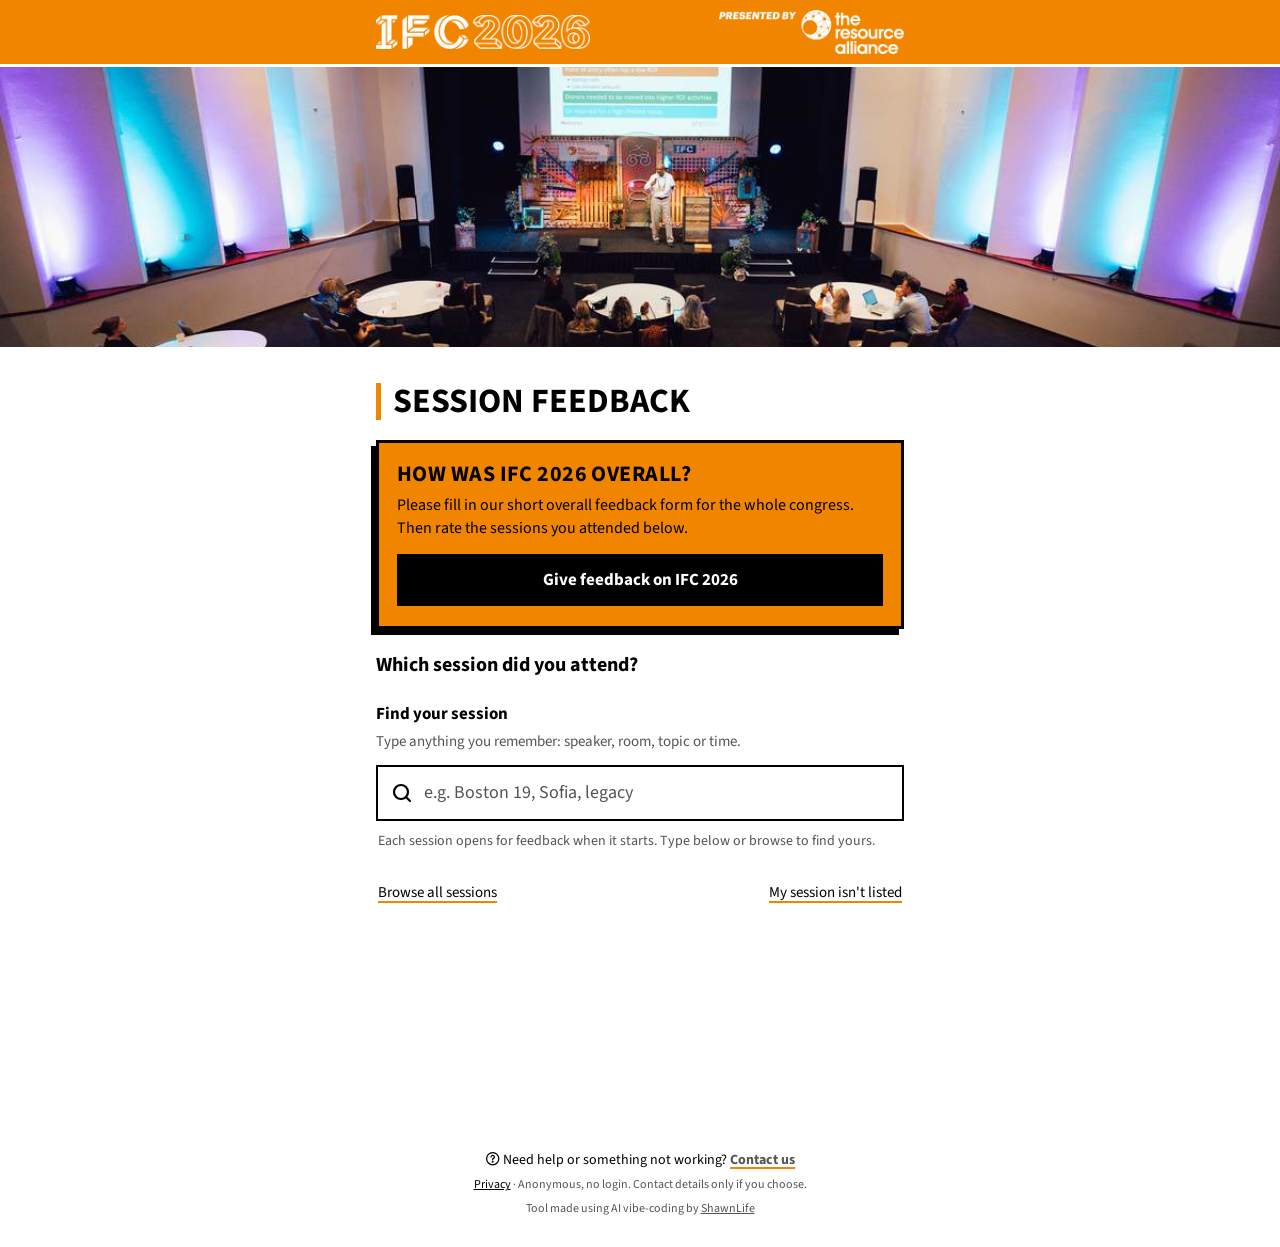
<file: index.html>
<!doctype html>
<html lang="en">
<head>
<meta charset="utf-8">
<meta name="viewport" content="width=device-width, initial-scale=1, viewport-fit=cover">
<title>IFC 2026 Session Feedback</title>
<meta name="description" content="Rate the IFC 2026 session you just attended. Takes under a minute, no login.">
<meta name="theme-color" content="#f18500">
<!-- Private by design: not for search engines, link or QR code only -->
<meta name="robots" content="noindex, nofollow, noarchive, nosnippet, noimageindex, notranslate">
<meta name="googlebot" content="noindex, nofollow, noarchive, nosnippet, noimageindex">
<meta name="bingbot" content="noindex, nofollow, noarchive, nosnippet">
<meta name="referrer" content="no-referrer">
<link rel="icon" href="assets/icons/favicon-32.png" sizes="32x32" type="image/png">
<link rel="icon" href="assets/icons/favicon-16.png" sizes="16x16" type="image/png">
<link rel="apple-touch-icon" href="assets/icons/apple-touch-icon.png">
<link rel="manifest" href="manifest.webmanifest">
<meta name="apple-mobile-web-app-title" content="IFC Feedback">
<link rel="preload" href="assets/fonts/source-sans-3-700.woff2" as="font" type="font/woff2" crossorigin>
<link rel="stylesheet" href="style.css">
<script src="config.js" defer></script>
<script src="app.js" defer></script>
</head>
<body>
<!-- Logos and banner image are set in config.js (brand section) -->
<div class="brandbar" id="brandbar" hidden>
  <div class="brandbar-inner">
    <a href="https://www.resource-alliance.org/" target="_blank" rel="noopener noreferrer"><img id="logoLeft" alt="" hidden></a>
    <a href="https://www.resource-alliance.org/" target="_blank" rel="noopener noreferrer"><img id="logoRight" class="logo-event" alt="" hidden></a>
  </div>
</div>
<div class="hero" id="hero" hidden><img id="bannerImg" alt=""></div>

<div class="wrap">

  <header class="top">
    <p class="kicker" id="eventName">IFC 2026</p>
    <h1>Session feedback</h1>
  </header>

  <p class="banner" id="banner" hidden></p>

  <!-- STEP 1: find the session -->
  <section id="stepFind" aria-labelledby="findLabel">
    <!-- From Friday: a bold banner pointing to the overall IFC 2026 feedback form (set in config.js, overallSurvey) -->
    <div class="overall-banner" id="overallBanner" hidden>
      <h2 id="obHeading"></h2>
      <p id="obText"></p>
      <a class="ob-btn" id="obBtn" href="#" target="_blank" rel="noopener"></a>
    </div>
    <!-- Filled in when the form is opened from a room sign (NFC tag or room QR) -->
    <div class="room-ask" id="roomAsk" hidden aria-live="polite"></div>
    <h2 class="search-label" id="findLabel">Which session did you attend?</h2>
    <!-- Just finished / in progress, shown first (hidden while searching or browsing) -->
    <ul class="results recent" id="recent" aria-label="Recent sessions"></ul>
    <label class="search-label sub" id="qLabel" for="q">Can't find your session?</label>
    <p class="hint" id="qHint">Type anything you remember: speaker, room, topic or time.</p>
    <div class="search">
      <svg class="search-icon" viewBox="0 0 24 24" aria-hidden="true"><circle cx="11" cy="11" r="7"/><path d="m20 20-3.5-3.5"/></svg>
      <input id="q" type="search" autocomplete="off" autocapitalize="off" autocorrect="off" spellcheck="false"
             enterkeyhint="search" placeholder="e.g. Boston 19, Sofia, legacy" aria-describedby="qHint status">
      <button type="button" class="clear" id="qClear" aria-label="Clear search" hidden>
        <svg viewBox="0 0 24 24" aria-hidden="true"><path d="M6 6l12 12M18 6 6 18"/></svg>
      </button>
    </div>
    <p class="status" id="status" role="status" aria-live="polite"></p>
    <h2 class="list-heading" id="listHeading" hidden></h2>
    <ul class="results" id="results"></ul>
    <div class="alt-actions">
      <button type="button" class="link" id="browseBtn">Browse all sessions</button>
      <button type="button" class="link" id="manualBtn">My session isn't listed</button>
    </div>
  </section>

  <!-- STEP 2: questions -->
  <form id="stepForm" hidden novalidate>
    <div class="chosen" id="chosen"></div>
    <div id="questions"></div>
    <!-- Optional contact details (attendees only, set in config.js) -->
    <div class="contact-opt" id="contactOpt" hidden>
      <div class="check-row">
        <input type="checkbox" id="contactMe">
        <label for="contactMe" id="contactLabel"></label>
      </div>
      <div class="contact-fields" id="contactFields" hidden>
        <p class="q-help" id="contactHelp"></p>
        <div class="q" id="contactNameBox">
          <label for="contactName">Your name&nbsp;<span class="req" aria-hidden="true">*</span></label>
          <input type="text" class="name-input" id="contactName" maxlength="100" autocomplete="name">
        </div>
        <div class="q" id="contactEmailBox">
          <label for="contactEmail">Email&nbsp;<span class="req" aria-hidden="true">*</span></label>
          <input type="email" class="name-input" id="contactEmail" maxlength="200" autocomplete="email" inputmode="email" autocapitalize="off" spellcheck="false">
        </div>
      </div>
    </div>
    <!-- Honeypot: invisible to people, bots fill it in -->
    <div class="hp" aria-hidden="true"><label>Leave empty <input name="website" tabindex="-1" autocomplete="off"></label></div>
    <p class="form-error" id="formError" role="alert"></p>
    <button type="submit" class="primary" id="submitBtn">Send feedback</button>
    <p class="privacy" id="privacyLine">Anonymous. We don't ask for your name or email.</p>
  </form>

  <!-- STEP 3: done -->
  <section id="stepDone" hidden tabindex="-1" aria-labelledby="doneTitle">
    <div class="done-mark" aria-hidden="true">
      <svg viewBox="0 0 24 24"><path d="m5 12.5 4.5 4.5L19 7.5"/></svg>
    </div>
    <h2 id="doneTitle">Thank you!</h2>
    <p id="doneText">Your feedback has been sent.</p>
    <!-- Overall IFC 2026 survey link, shown after the closing keynote (set in config.js) -->
    <div class="overall-box" id="overallBox" hidden>
      <h3 id="overallHeading"></h3>
      <p id="overallText"></p>
      <a class="primary overall-btn" id="overallBtn" href="#" target="_blank" rel="noopener"></a>
    </div>
    <button type="button" class="primary" id="againBtn">Rate another session</button>

    <!-- Shown only in a normal browser tab, not once it is already on the home screen -->
    <div class="tip" id="homeTip" hidden>
      <h3>Rating more sessions this week?</h3>
      <p>Put the form on your home screen and it opens in one tap, no QR code needed.</p>
      <button type="button" class="secondary" id="installBtn" hidden>Add to home screen</button>
      <p class="tip-steps" id="tipSteps"></p>
      <p class="tip-more">Can't see it? Look for <strong>Share</strong> or <strong>Add to Home Screen</strong> in your browser's menu.</p>
    </div>
  </section>

  <footer class="foot">
    <p class="help">
      <svg class="ico" viewBox="0 0 24 24" aria-hidden="true"><circle cx="12" cy="12" r="9.5"/><path d="M9.6 9.3a2.5 2.5 0 1 1 3.4 2.3c-.7.3-1 .8-1 1.5v.6"/><circle cx="12" cy="16.9" r=".6" fill="currentColor"/></svg>
      Need help or something not working? <a id="helpLink" href="#">Contact us</a>
    </p>
    <p><a href="privacy.html">Privacy</a> · <span id="anonNote">Anonymous, no login. Contact details only if you choose.</span></p>
    <p>Tool made using AI vibe-coding by <a href="https://shawnlife.com" id="shawnLink" target="_blank" rel="noopener noreferrer nofollow">ShawnLife</a></p>
  </footer>
</div>

<noscript><p class="noscript">This form needs JavaScript switched on in your browser.</p></noscript>
</body>
</html>
</file>
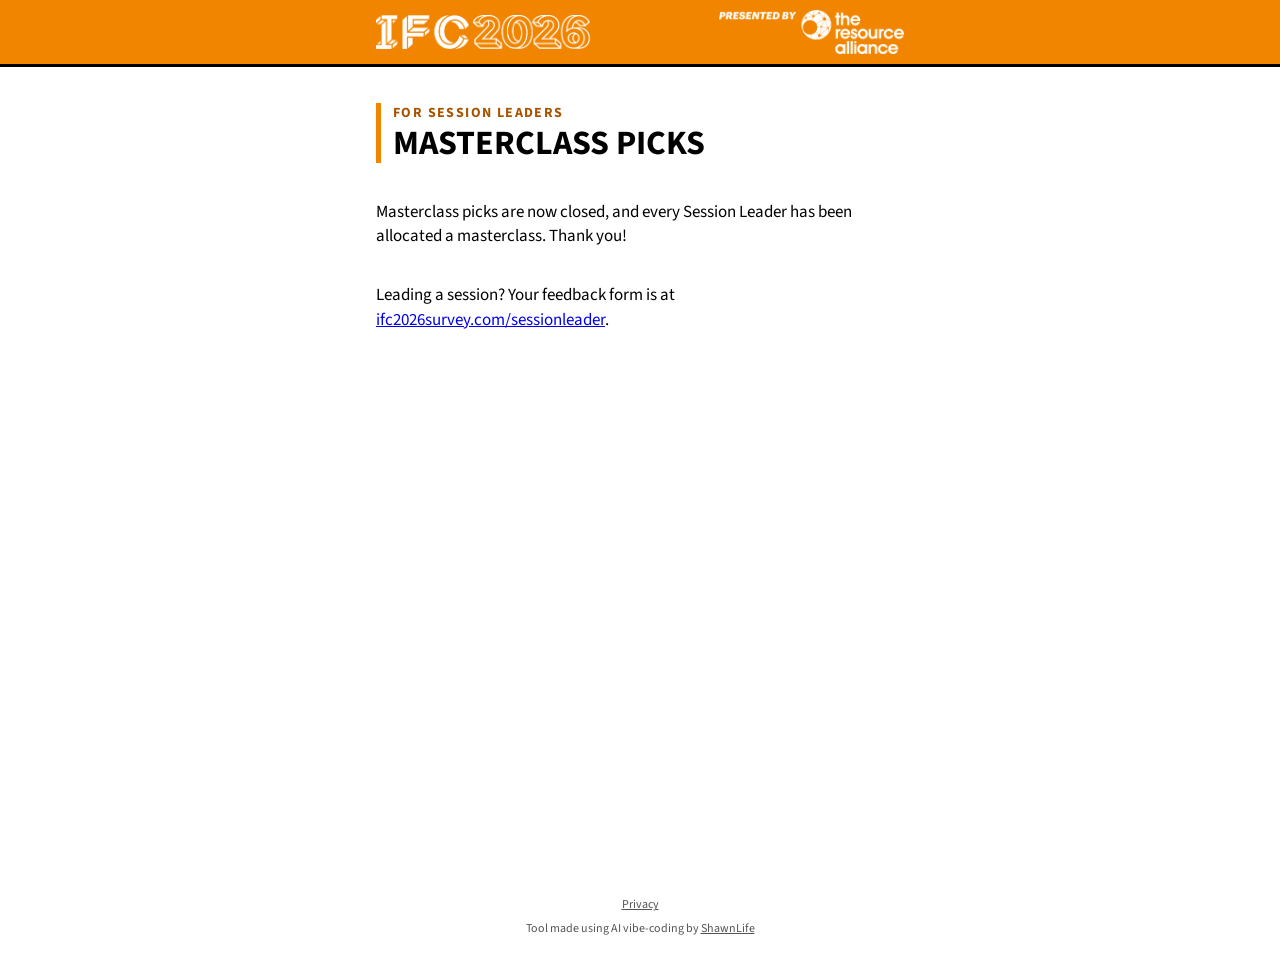
<file: allocations/index.html>
<!doctype html>
<html lang="en">
<head>
<meta charset="utf-8">
<meta name="viewport" content="width=device-width, initial-scale=1, viewport-fit=cover">
<title>IFC 2026 Masterclass Picks</title>
<meta name="description" content="IFC 2026 Session Leaders: choose your top three masterclasses.">
<meta name="theme-color" content="#f18500">
<meta name="robots" content="noindex, nofollow, noarchive, nosnippet, noimageindex">
<meta name="referrer" content="no-referrer">
<link rel="icon" href="../assets/icons/favicon-32.png" sizes="32x32" type="image/png">
<link rel="apple-touch-icon" href="../assets/icons/apple-touch-icon.png">
<link rel="preload" href="../assets/fonts/source-sans-3-700.woff2" as="font" type="font/woff2" crossorigin>
<link rel="stylesheet" href="../style.css">
</head>
<body>
<div class="brandbar">
  <div class="brandbar-inner">
    <a href="https://www.resource-alliance.org/" target="_blank" rel="noopener noreferrer"><img id="logoLeft" src="../assets/brand/ifc-2026-logo-white.webp" alt="IFC 2026"></a>
    <a href="https://www.resource-alliance.org/" target="_blank" rel="noopener noreferrer"><img class="logo-event" src="../assets/brand/presented-by-resource-alliance-white.webp" alt="Presented by the Resource Alliance"></a>
  </div>
</div>

<div class="wrap">
  <header class="top">
    <p class="kicker">For Session Leaders</p>
    <h1>Masterclass picks</h1>
  </header>
  <!-- Closed 20 Oct 2026: allocations are done. The picks are in the "Masterclass picks" tab of the Sheet. -->
  <p>Masterclass picks are now closed, and every Session Leader has been allocated a masterclass. Thank you!</p>
  <p>Leading a session? Your feedback form is at <a href="../sessionleader/">ifc2026survey.com/sessionleader</a>.</p>

  <footer class="foot">
    <p><a href="../privacy.html">Privacy</a></p>
    <p>Tool made using AI vibe-coding by <a href="https://shawnlife.com" target="_blank" rel="noopener noreferrer nofollow">ShawnLife</a></p>
  </footer>
</div>
</body>
</html>
</file>
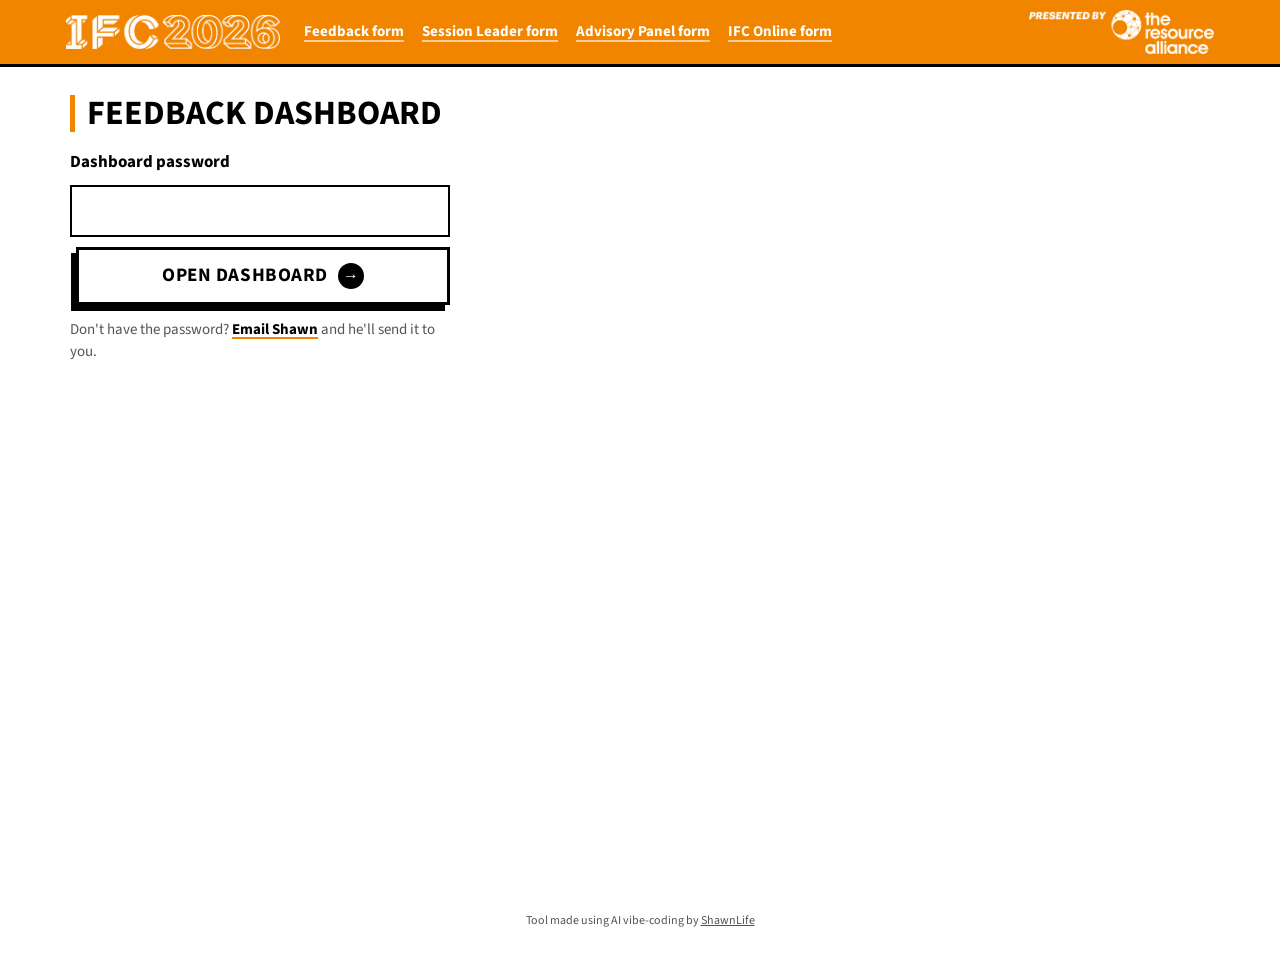
<file: dashboard/index.html>
<!doctype html>
<html lang="en">
<head>
<meta charset="utf-8">
<meta name="viewport" content="width=device-width, initial-scale=1">
<title>IFC 2026 Feedback Dashboard</title>
<!-- Private: not for search engines -->
<meta name="robots" content="noindex, nofollow, noarchive, nosnippet, noimageindex">
<meta name="googlebot" content="noindex, nofollow, noarchive, nosnippet, noimageindex">
<meta name="referrer" content="no-referrer">
<meta name="theme-color" content="#f18500">
<link rel="icon" href="../assets/icons/favicon-32.png" sizes="32x32" type="image/png">
<link rel="stylesheet" href="../style.css">
<link rel="stylesheet" href="dashboard.css">
<script src="../config.js" defer></script>
<script src="dashboard.js" defer></script>
</head>
<body>
<div class="brandbar">
  <div class="brandbar-inner dash-inner">
    <a href="https://www.resource-alliance.org/" target="_blank" rel="noopener noreferrer"><img id="logoLeft" src="../assets/brand/ifc-2026-logo-white.webp" alt="IFC 2026"></a>
    <nav class="form-links" aria-label="The forms">
      <a href="../" target="_blank" rel="noopener">Feedback form</a>
      <a href="../sessionleader/" target="_blank" rel="noopener">Session Leader form</a>
      <a href="../panel/" target="_blank" rel="noopener">Advisory Panel form</a>
      <a href="../online/" target="_blank" rel="noopener">IFC Online form</a>
    </nav>
    <a href="https://www.resource-alliance.org/" target="_blank" rel="noopener noreferrer"><img class="logo-event" src="../assets/brand/presented-by-resource-alliance-white.webp" alt="Presented by the Resource Alliance"></a>
  </div>
</div>

<main class="dash">
  <header class="top">
    <h1>Feedback dashboard</h1>
  </header>

  <!-- Login -->
  <form id="login" class="login" hidden>
    <label for="pw">Dashboard password</label>
    <input id="pw" type="password" autocomplete="current-password" required>
    <p class="form-error" id="loginError" role="alert"></p>
    <button type="submit" class="primary" id="loginBtn">Open dashboard</button>
    <p class="login-help">Don't have the password? <a id="pwHelp" href="#" target="_blank" rel="noopener">Email Shawn</a> and he'll send it to you.</p>
  </form>

  <section id="app" hidden>
    <div class="statusbar">
      <span class="live" id="liveDot" aria-hidden="true"></span>
      <span id="updated" role="status">Loading…</span>
      <span class="spacer"></span>
      <!-- No "Show test responses" button any more (20 Oct). Adding ?test to the dashboard address still shows test responses -->
      <input type="checkbox" id="showTest" autocomplete="off" hidden>
      <button type="button" class="secondary small" id="fullExportBtn">Export</button>
      <button type="button" class="secondary small" id="refreshBtn">Refresh</button>
      <button type="button" class="link" id="logoutBtn">Sign out</button>
    </div>
    <p class="banner" id="testBanner" hidden>Test mode: showing rehearsal test responses, not the real results. Remove ?test from the address to see real feedback.</p>
    <p class="banner" id="alert" hidden></p>

    <div class="filters" role="group" aria-label="Filters">
      <label>Day/Time <select id="fDay"><option value="">All days</option></select></label>
      <label>Type <select id="fType"><option value="">All types</option></select></label>
      <label>Track <select id="fTrack"><option value="">All tracks</option></select></label>
      <label>Room <select id="fRoom"><option value="">All rooms</option></select></label>
      <label class="grow">Search <input id="fText" type="search" placeholder="Session, speaker, comment…"></label>
    </div>

    <nav class="tabs" role="tablist">
      <button role="tab" data-tab="overview" aria-selected="true">Overview</button>
      <button role="tab" data-tab="scorecards">Scorecards</button>
      <button role="tab" data-tab="rankings">Session rankings</button>
      <button role="tab" data-tab="leaders">Session Leaders <span class="count warn" id="issueCount" title="Reports with key issues"></span></button>
      <button role="tab" data-tab="panel">Advisory Panel <span class="count warn" id="panelCount" title="Panel reports with key issues"></span></button>
      <button role="tab" data-tab="online">IFC Online</button>
      <button role="tab" data-tab="comments">Responses</button>
      <button role="tab" data-tab="typed">Typed in <span class="count" id="typedCount"></span></button>
      <button role="tab" data-tab="analytics" id="analyticsTab">Analytics</button>
    </nav>

    <div class="panel" id="tab-overview" role="tabpanel"></div>
    <div class="panel" id="tab-scorecards" role="tabpanel" hidden></div>
    <div class="panel" id="tab-rankings" role="tabpanel" hidden></div>
    <div class="panel" id="tab-leaders" role="tabpanel" hidden></div>
    <div class="panel" id="tab-panel" role="tabpanel" hidden></div>
    <div class="panel" id="tab-online" role="tabpanel" hidden></div>
    <div class="panel" id="tab-comments" role="tabpanel" hidden></div>
    <div class="panel" id="tab-typed" role="tabpanel" hidden></div>
    <div class="panel" id="tab-analytics" role="tabpanel" hidden></div>

    <!-- Export choices (filled in by dashboard.js: the full export from the top, or the scorecard downloads) -->
    <dialog id="exportDlg" class="export-dlg" aria-labelledby="exportTitle">
      <div class="dlg-head"><h2 id="exportTitle">Export</h2><button type="button" class="dlg-x" id="exportClose" aria-label="Close">&times;</button></div>
      <div id="exportBody"></div>
    </dialog>
  </section>

  <footer class="foot">
    <p>Tool made using AI vibe-coding by <a href="https://shawnlife.com" target="_blank" rel="noopener noreferrer nofollow">ShawnLife</a></p>
  </footer>
</main>
<div class="tooltip" id="tip" role="tooltip" hidden></div>
</body>
</html>
</file>
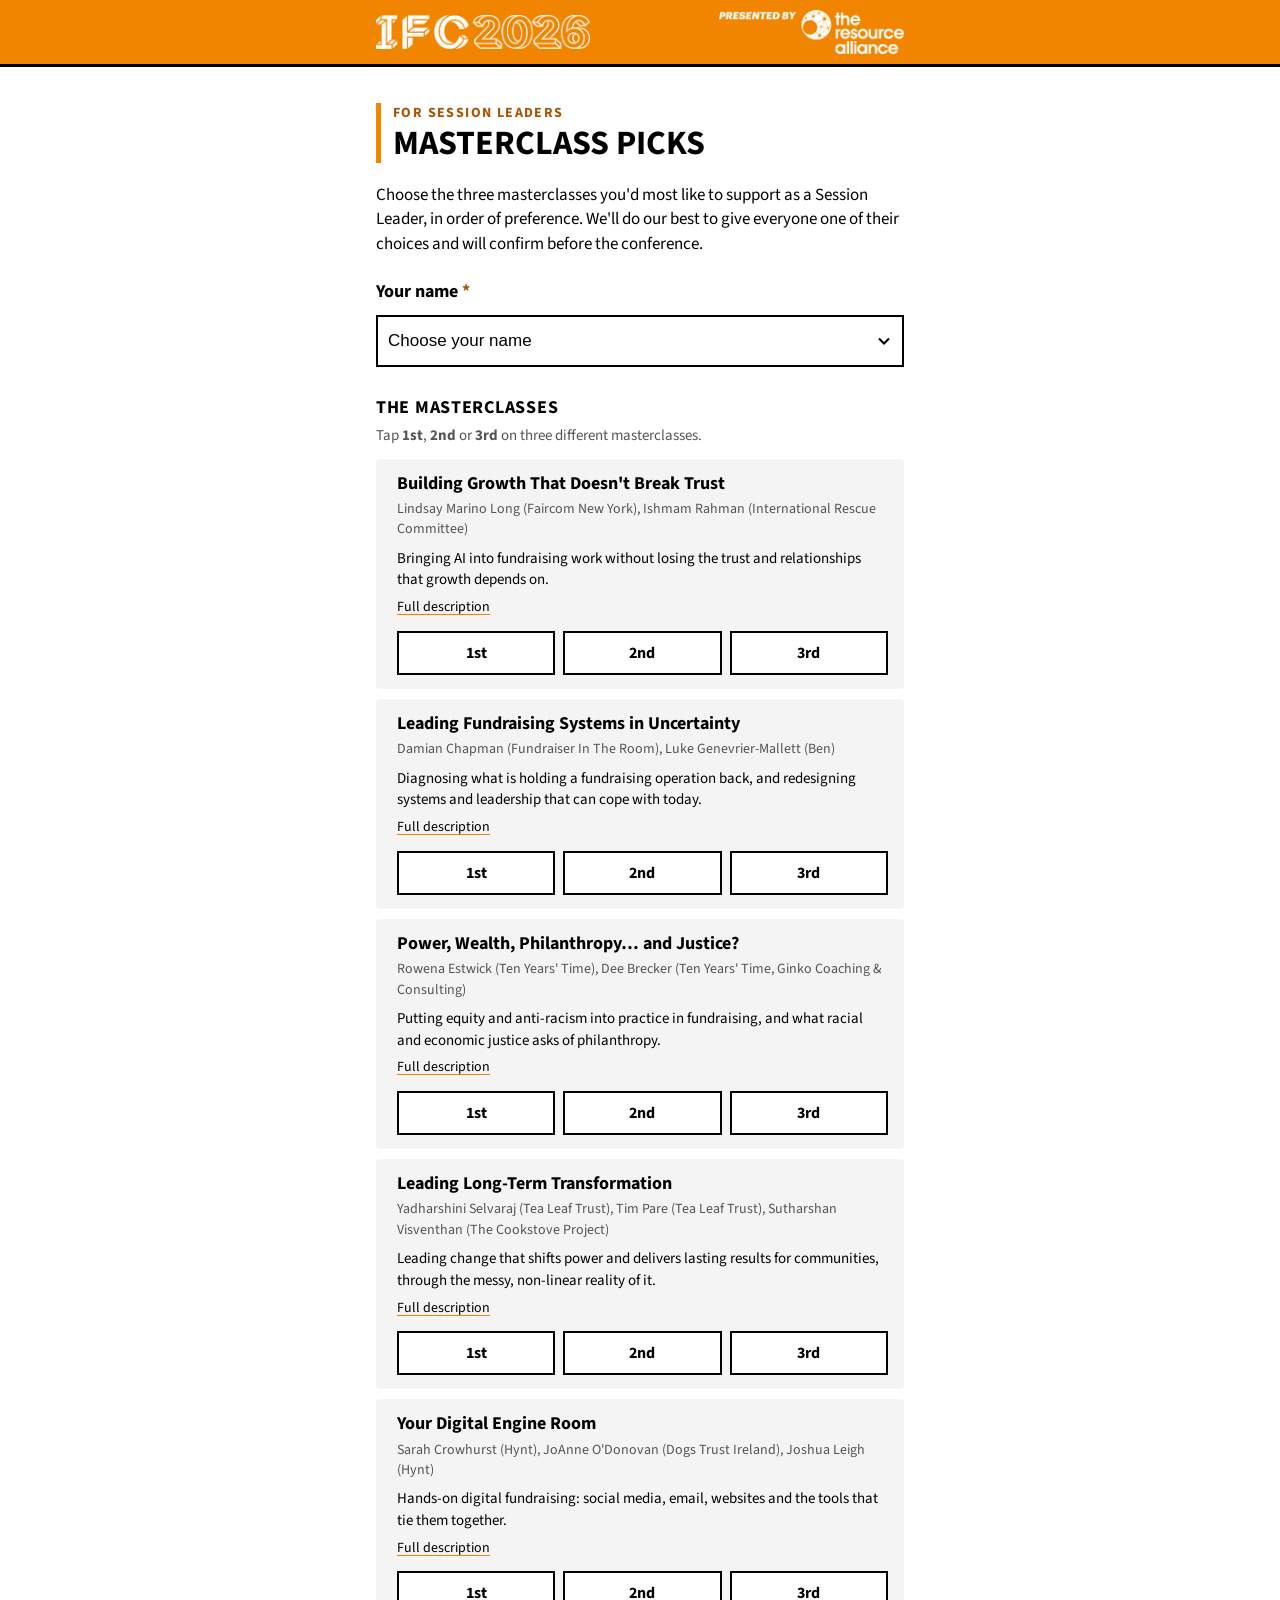
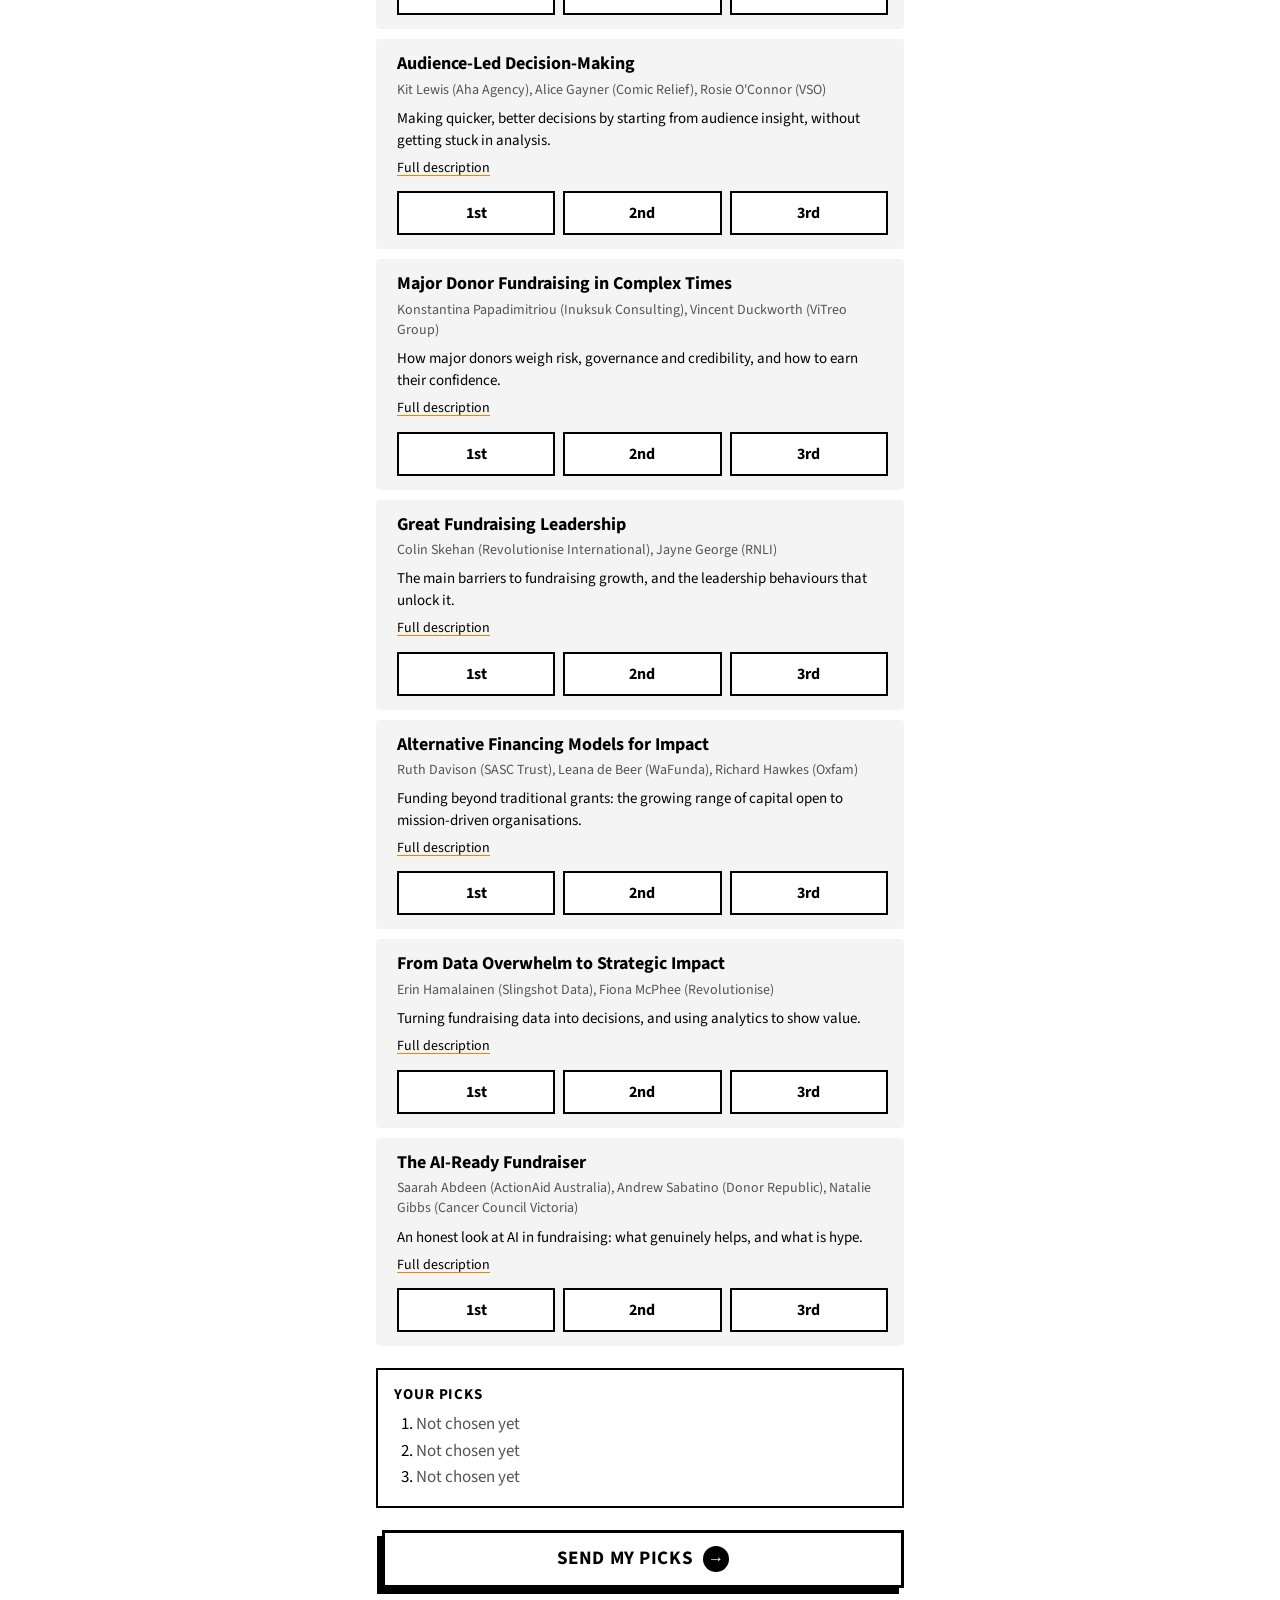
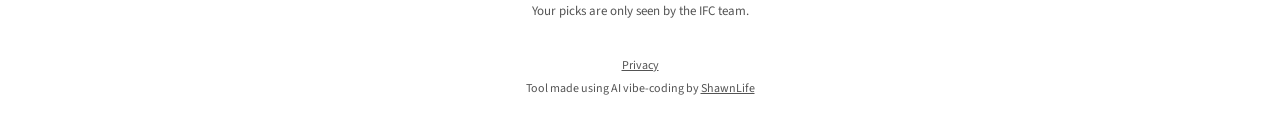
<file: masterclasses/index.html>
<!doctype html>
<html lang="en">
<head>
<meta charset="utf-8">
<meta name="viewport" content="width=device-width, initial-scale=1, viewport-fit=cover">
<title>IFC 2026 Masterclass Picks</title>
<meta name="description" content="IFC 2026 Session Leaders: choose your top three masterclasses.">
<meta name="theme-color" content="#f18500">
<meta name="robots" content="noindex, nofollow, noarchive, nosnippet, noimageindex">
<meta name="referrer" content="no-referrer">
<link rel="icon" href="../assets/icons/favicon-32.png" sizes="32x32" type="image/png">
<link rel="apple-touch-icon" href="../assets/icons/apple-touch-icon.png">
<link rel="preload" href="../assets/fonts/source-sans-3-700.woff2" as="font" type="font/woff2" crossorigin>
<link rel="stylesheet" href="../style.css">
<link rel="stylesheet" href="picks.css">
<script src="../config.js" defer></script>
<script src="picks.js" defer></script>
</head>
<body>
<div class="brandbar">
  <div class="brandbar-inner">
    <a href="https://www.resource-alliance.org/" target="_blank" rel="noopener noreferrer"><img id="logoLeft" src="../assets/brand/ifc-2026-logo-white.webp" alt="IFC 2026"></a>
    <a href="https://www.resource-alliance.org/" target="_blank" rel="noopener noreferrer"><img class="logo-event" src="../assets/brand/presented-by-resource-alliance-white.webp" alt="Presented by the Resource Alliance"></a>
  </div>
</div>

<div class="wrap">
  <header class="top">
    <p class="kicker">For Session Leaders</p>
    <h1>Masterclass picks</h1>
  </header>
  <p class="banner" id="banner" hidden></p>

  <form id="picksForm" novalidate>
    <p class="intro">Choose the three masterclasses you'd most like to support as a Session Leader, in order of preference. We'll do our best to give everyone one of their choices and will confirm before the conference.</p>
    <p class="when deadline" id="deadline" hidden></p>

    <div class="q" id="nameBox">
      <label for="pName">Your name&nbsp;<span class="req" aria-hidden="true">*</span></label>
      <select class="name-input name-select" id="pName" required><option value="">Choose your name</option></select>
    </div>

    <h2 class="pick-head">The masterclasses</h2>
    <p class="hint">Tap <strong>1st</strong>, <strong>2nd</strong> or <strong>3rd</strong> on three different masterclasses.</p>
    <ol class="mc-list" id="mcList"></ol>

    <div class="your-picks" id="yourPicks" aria-live="polite"></div>

    <p class="form-error" id="formError" role="alert"></p>
    <button type="submit" class="primary" id="sendBtn">Send my picks</button>
    <p class="privacy">Your picks are only seen by the IFC team.</p>
  </form>

  <section id="done" hidden tabindex="-1" aria-labelledby="doneTitle">
    <div class="done-mark" aria-hidden="true"><svg viewBox="0 0 24 24"><path d="m5 12.5 4.5 4.5L19 7.5"/></svg></div>
    <h2 id="doneTitle">Thank you!</h2>
    <p id="doneText"></p>
    <ol class="done-list" id="doneList"></ol>
    <button type="button" class="link" id="changeBtn">Change my picks</button>
  </section>

  <footer class="foot">
    <p><a href="../privacy.html">Privacy</a></p>
    <p>Tool made using AI vibe-coding by <a href="https://shawnlife.com" target="_blank" rel="noopener noreferrer nofollow">ShawnLife</a></p>
  </footer>
</div>
</body>
</html>
</file>
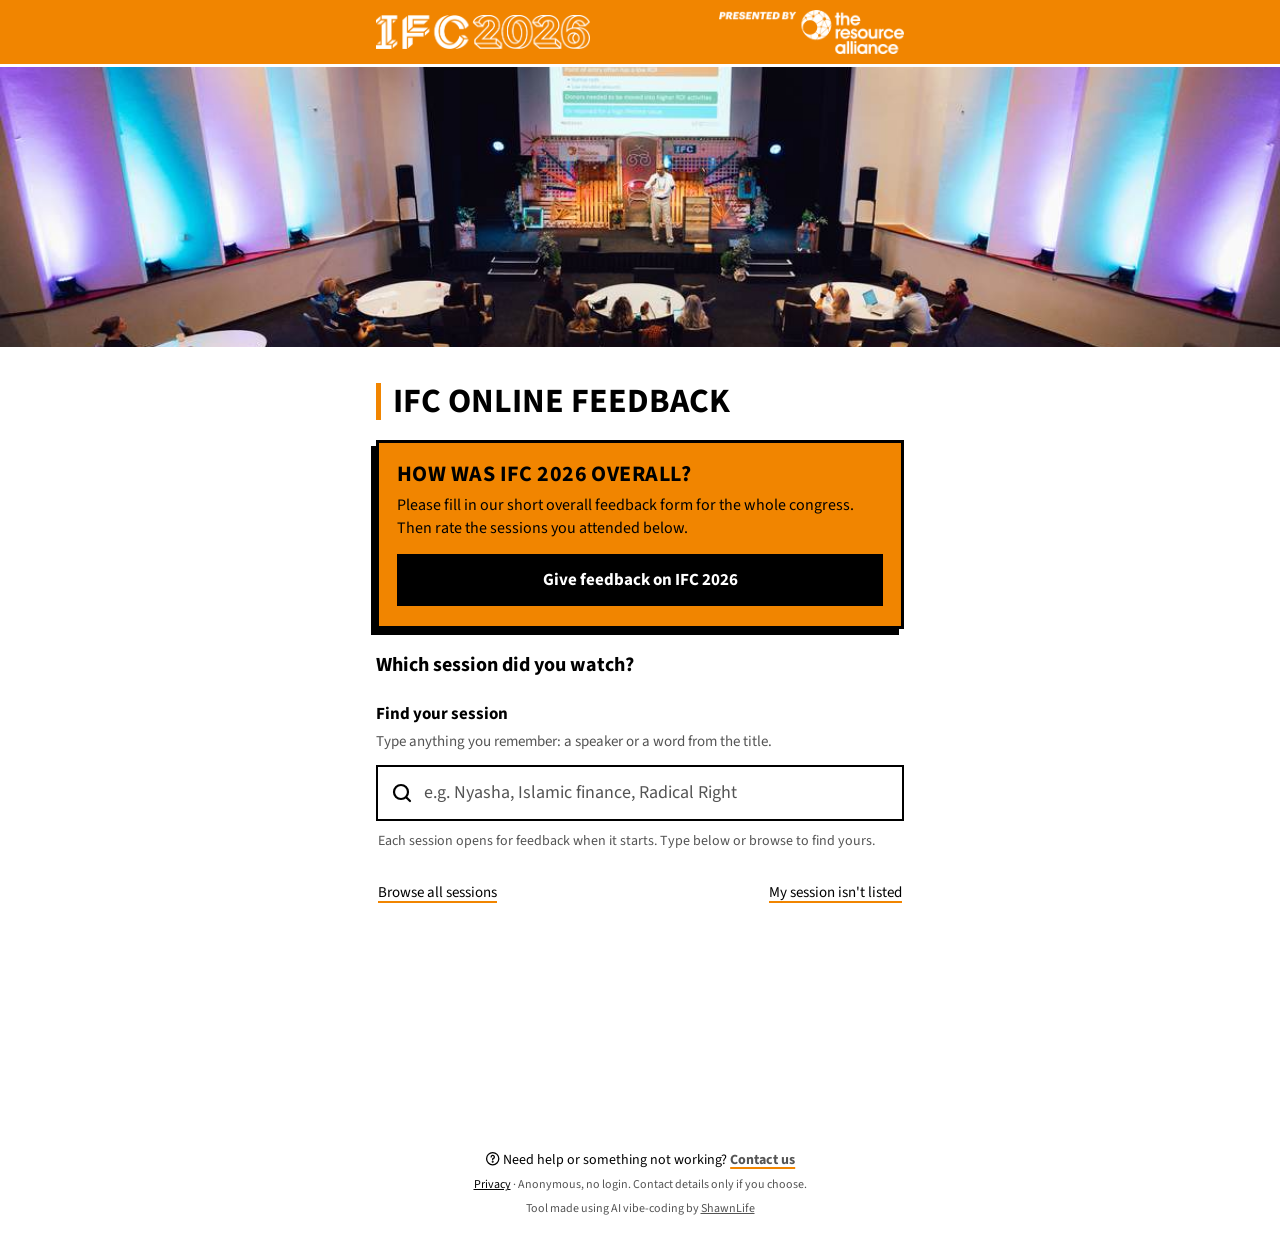
<file: online/index.html>
<!doctype html>
<html lang="en">
<head>
<meta charset="utf-8">
<meta name="viewport" content="width=device-width, initial-scale=1">
<title>IFC 2026 Online Feedback</title>
<meta name="robots" content="noindex, nofollow, noarchive, nosnippet">
<meta name="referrer" content="no-referrer">
<!-- The IFC Online form is the main form in online mode. This page just opens it. -->
<script>location.replace('../?online' + (location.search ? '&' + location.search.slice(1) : '') + location.hash);</script>
<meta http-equiv="refresh" content="0; url=../?online">
</head>
<body><p><a href="../?online">Open the IFC Online feedback form</a></p></body>
</html>
</file>
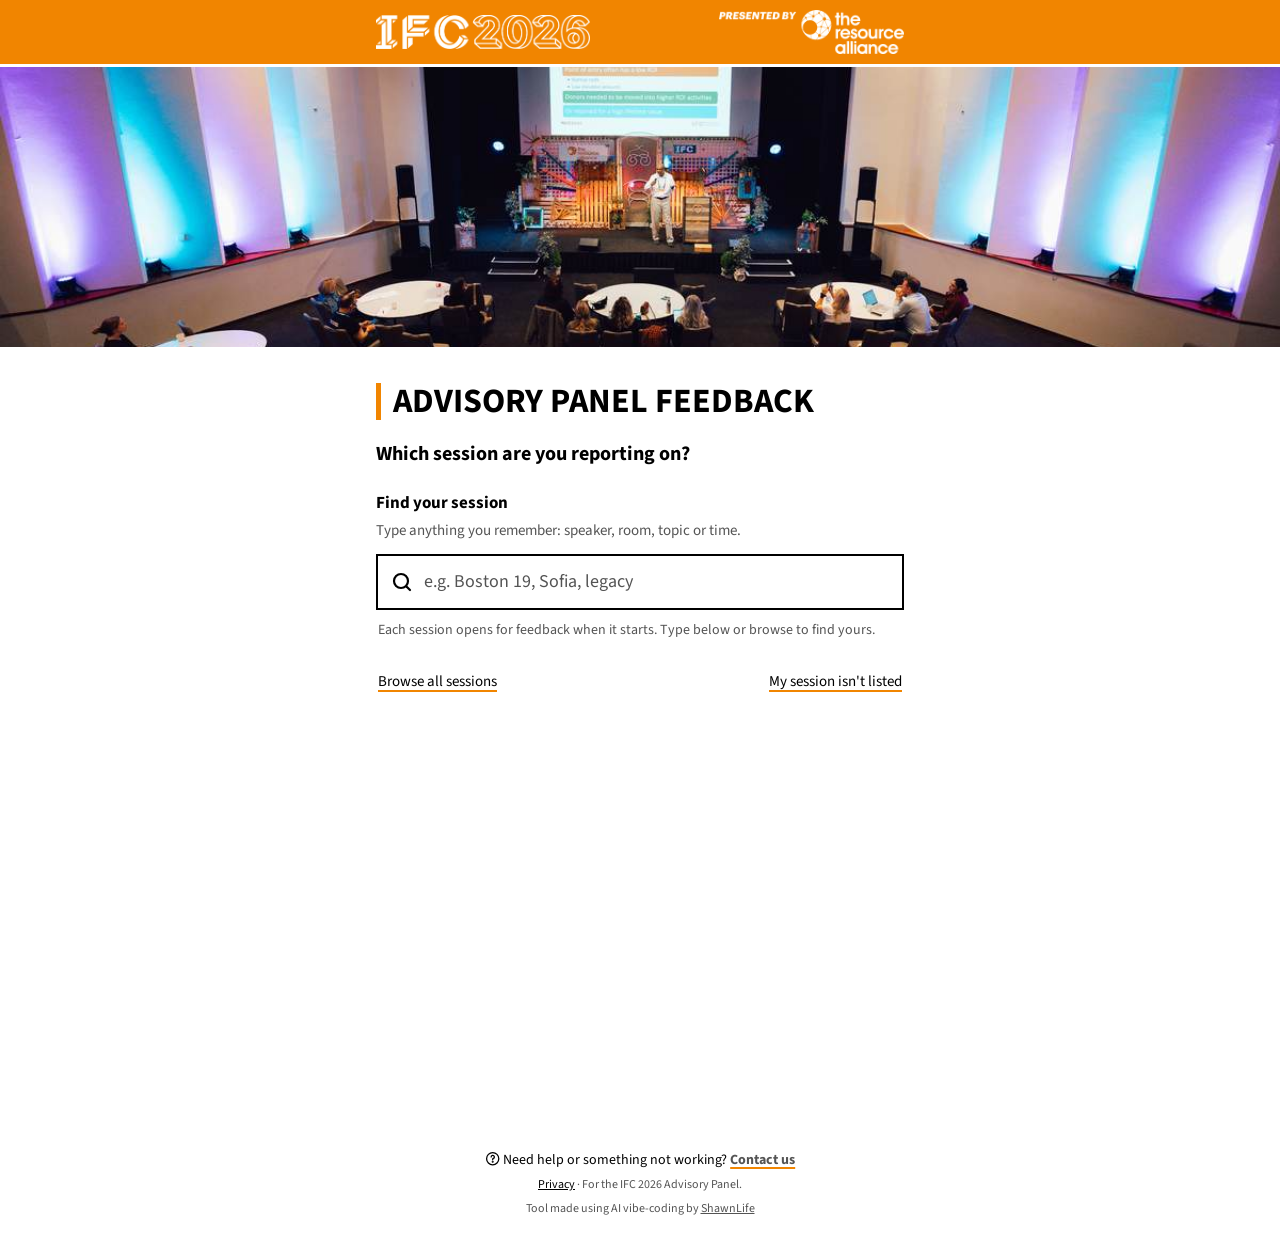
<file: panel/index.html>
<!doctype html>
<html lang="en">
<head>
<meta charset="utf-8">
<meta name="viewport" content="width=device-width, initial-scale=1">
<title>IFC 2026 Advisory Panel Feedback</title>
<meta name="robots" content="noindex, nofollow, noarchive, nosnippet">
<meta name="referrer" content="no-referrer">
<!-- The Advisory Panel form is the main form in panel mode. This page just opens it. -->
<script>location.replace('../?panel' + (location.search ? '&' + location.search.slice(1) : '') + location.hash);</script>
<meta http-equiv="refresh" content="0; url=../?panel">
</head>
<body><p><a href="../?panel">Open the Advisory Panel feedback form</a></p></body>
</html>
</file>
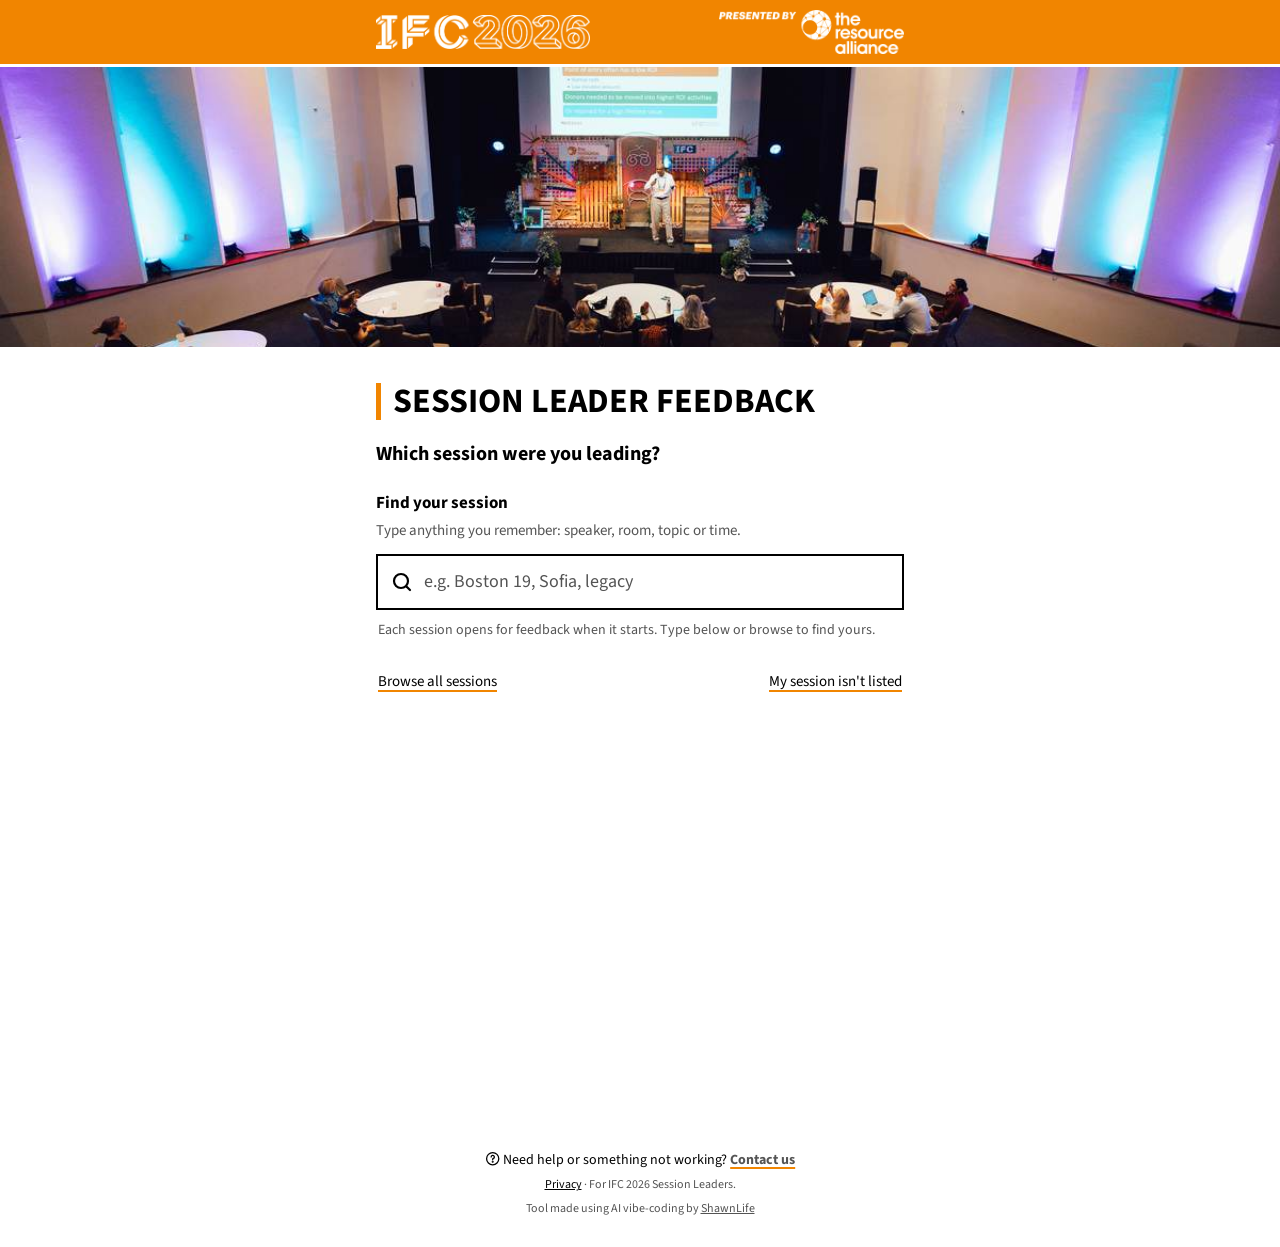
<file: sessionleader/index.html>
<!doctype html>
<html lang="en">
<head>
<meta charset="utf-8">
<meta name="viewport" content="width=device-width, initial-scale=1">
<title>IFC 2026 Session Leader Feedback</title>
<meta name="robots" content="noindex, nofollow, noarchive, nosnippet">
<meta name="referrer" content="no-referrer">
<!-- The session leader form is the main form in leader mode. This page just opens it. -->
<script>location.replace('../?leader' + (location.search ? '&' + location.search.slice(1) : '') + location.hash);</script>
<meta http-equiv="refresh" content="0; url=../?leader">
</head>
<body><p><a href="../?leader">Open the Session Leader feedback form</a></p></body>
</html>
</file>
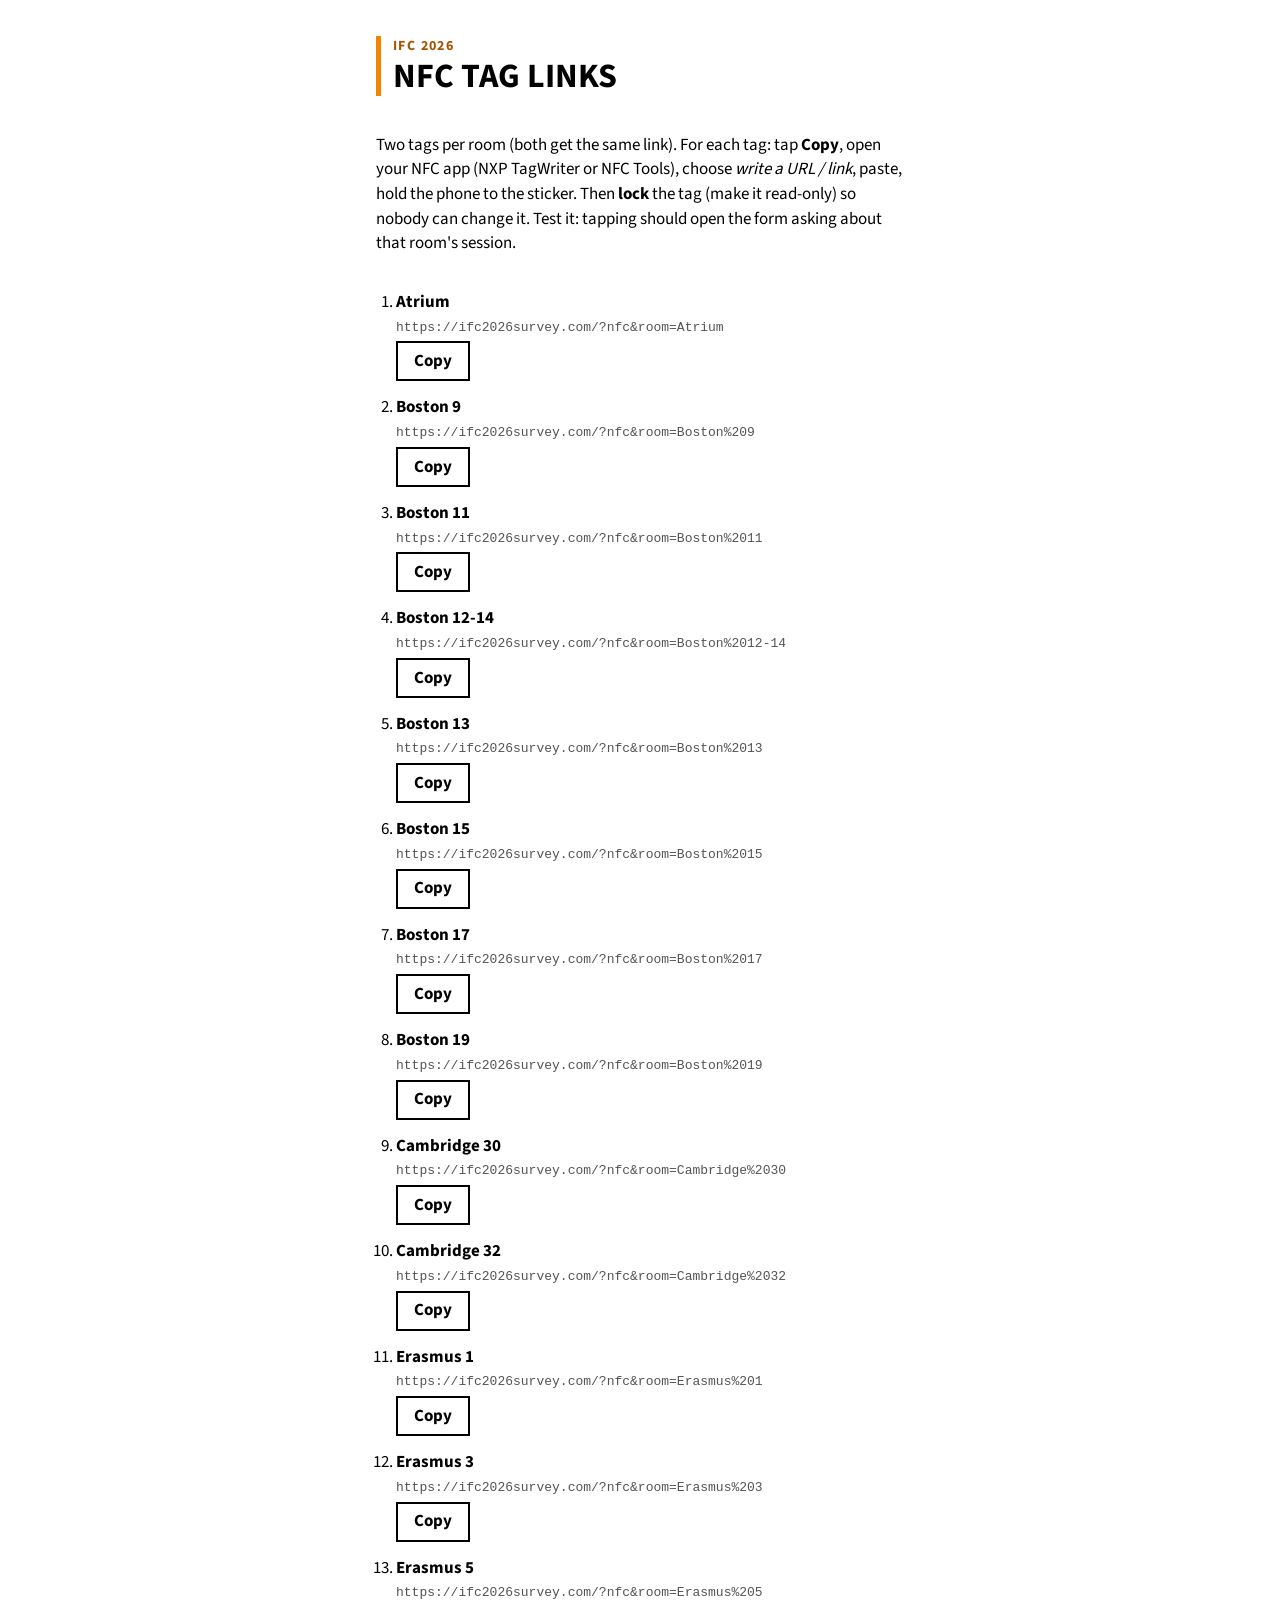
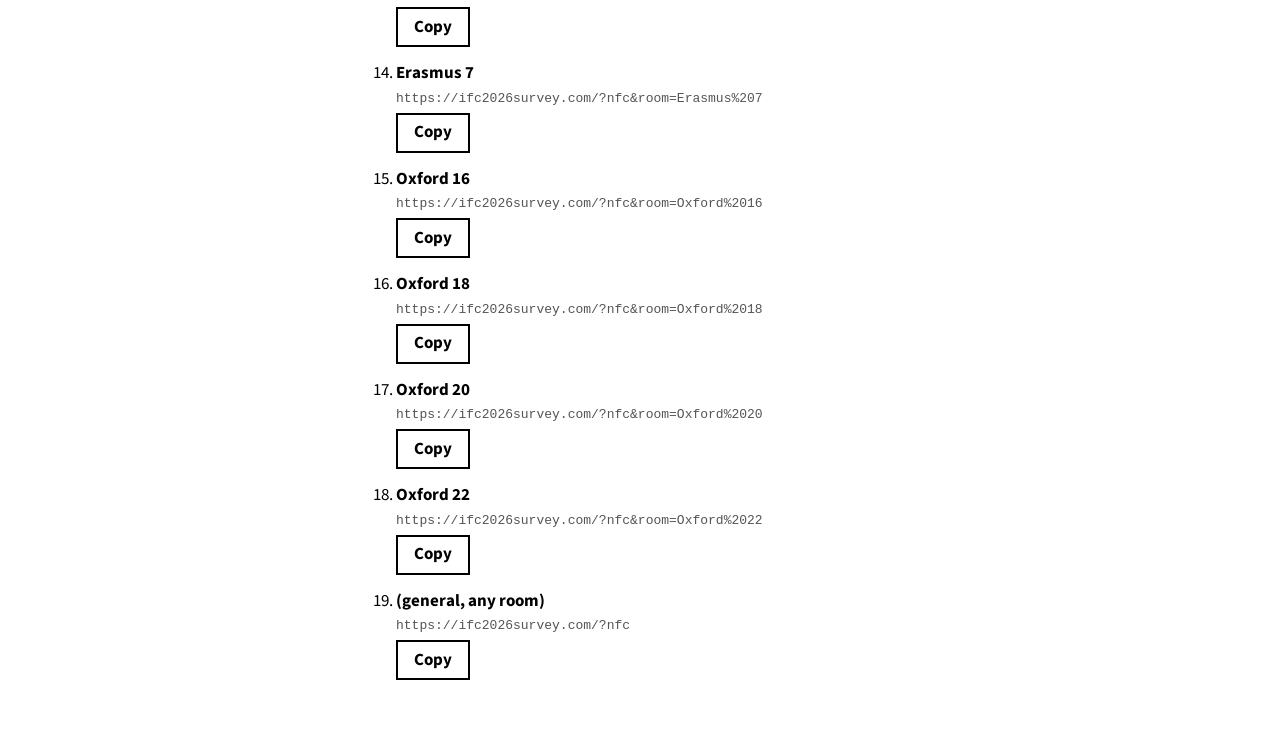
<file: tags/index.html>
<!doctype html><html lang="en"><head><meta charset="utf-8">
<meta name="viewport" content="width=device-width, initial-scale=1"><meta name="robots" content="noindex, nofollow">
<title>NFC tag links</title><link rel="stylesheet" href="../style.css">
<style>ol{padding-left:20px} li{margin:0 0 14px} code{display:block;font-size:13px;word-break:break-all;color:var(--muted);margin:4px 0}
li button{height:40px;padding:0 16px;border:2px solid #000;background:#fff;font-weight:700} li button.done{background:var(--accent)}</style></head>
<body><div class="wrap"><header class="top"><p class="kicker">IFC 2026</p><h1>NFC tag links</h1></header>
<p>Two tags per room (both get the same link). For each tag: tap <strong>Copy</strong>, open your NFC app (NXP TagWriter or NFC Tools), choose <em>write a URL / link</em>, paste, hold the phone to the sticker. Then <strong>lock</strong> the tag (make it read-only) so nobody can change it. Test it: tapping should open the form asking about that room's session.</p>
<ol><li><strong>Atrium</strong><code>https://ifc2026survey.com/?nfc&room=Atrium</code><button data-l="https://ifc2026survey.com/?nfc&room=Atrium">Copy</button></li>
<li><strong>Boston 9</strong><code>https://ifc2026survey.com/?nfc&room=Boston%209</code><button data-l="https://ifc2026survey.com/?nfc&room=Boston%209">Copy</button></li>
<li><strong>Boston 11</strong><code>https://ifc2026survey.com/?nfc&room=Boston%2011</code><button data-l="https://ifc2026survey.com/?nfc&room=Boston%2011">Copy</button></li>
<li><strong>Boston 12-14</strong><code>https://ifc2026survey.com/?nfc&room=Boston%2012-14</code><button data-l="https://ifc2026survey.com/?nfc&room=Boston%2012-14">Copy</button></li>
<li><strong>Boston 13</strong><code>https://ifc2026survey.com/?nfc&room=Boston%2013</code><button data-l="https://ifc2026survey.com/?nfc&room=Boston%2013">Copy</button></li>
<li><strong>Boston 15</strong><code>https://ifc2026survey.com/?nfc&room=Boston%2015</code><button data-l="https://ifc2026survey.com/?nfc&room=Boston%2015">Copy</button></li>
<li><strong>Boston 17</strong><code>https://ifc2026survey.com/?nfc&room=Boston%2017</code><button data-l="https://ifc2026survey.com/?nfc&room=Boston%2017">Copy</button></li>
<li><strong>Boston 19</strong><code>https://ifc2026survey.com/?nfc&room=Boston%2019</code><button data-l="https://ifc2026survey.com/?nfc&room=Boston%2019">Copy</button></li>
<li><strong>Cambridge 30</strong><code>https://ifc2026survey.com/?nfc&room=Cambridge%2030</code><button data-l="https://ifc2026survey.com/?nfc&room=Cambridge%2030">Copy</button></li>
<li><strong>Cambridge 32</strong><code>https://ifc2026survey.com/?nfc&room=Cambridge%2032</code><button data-l="https://ifc2026survey.com/?nfc&room=Cambridge%2032">Copy</button></li>
<li><strong>Erasmus 1</strong><code>https://ifc2026survey.com/?nfc&room=Erasmus%201</code><button data-l="https://ifc2026survey.com/?nfc&room=Erasmus%201">Copy</button></li>
<li><strong>Erasmus 3</strong><code>https://ifc2026survey.com/?nfc&room=Erasmus%203</code><button data-l="https://ifc2026survey.com/?nfc&room=Erasmus%203">Copy</button></li>
<li><strong>Erasmus 5</strong><code>https://ifc2026survey.com/?nfc&room=Erasmus%205</code><button data-l="https://ifc2026survey.com/?nfc&room=Erasmus%205">Copy</button></li>
<li><strong>Erasmus 7</strong><code>https://ifc2026survey.com/?nfc&room=Erasmus%207</code><button data-l="https://ifc2026survey.com/?nfc&room=Erasmus%207">Copy</button></li>
<li><strong>Oxford 16</strong><code>https://ifc2026survey.com/?nfc&room=Oxford%2016</code><button data-l="https://ifc2026survey.com/?nfc&room=Oxford%2016">Copy</button></li>
<li><strong>Oxford 18</strong><code>https://ifc2026survey.com/?nfc&room=Oxford%2018</code><button data-l="https://ifc2026survey.com/?nfc&room=Oxford%2018">Copy</button></li>
<li><strong>Oxford 20</strong><code>https://ifc2026survey.com/?nfc&room=Oxford%2020</code><button data-l="https://ifc2026survey.com/?nfc&room=Oxford%2020">Copy</button></li>
<li><strong>Oxford 22</strong><code>https://ifc2026survey.com/?nfc&room=Oxford%2022</code><button data-l="https://ifc2026survey.com/?nfc&room=Oxford%2022">Copy</button></li>
<li><strong>(general, any room)</strong><code>https://ifc2026survey.com/?nfc</code><button data-l="https://ifc2026survey.com/?nfc">Copy</button></li></ol></div>
<script>document.querySelectorAll('li button').forEach(function(b){b.onclick=function(){navigator.clipboard.writeText(b.dataset.l).then(function(){b.textContent='Copied';b.classList.add('done');});};});</script>
</body></html>
</file>
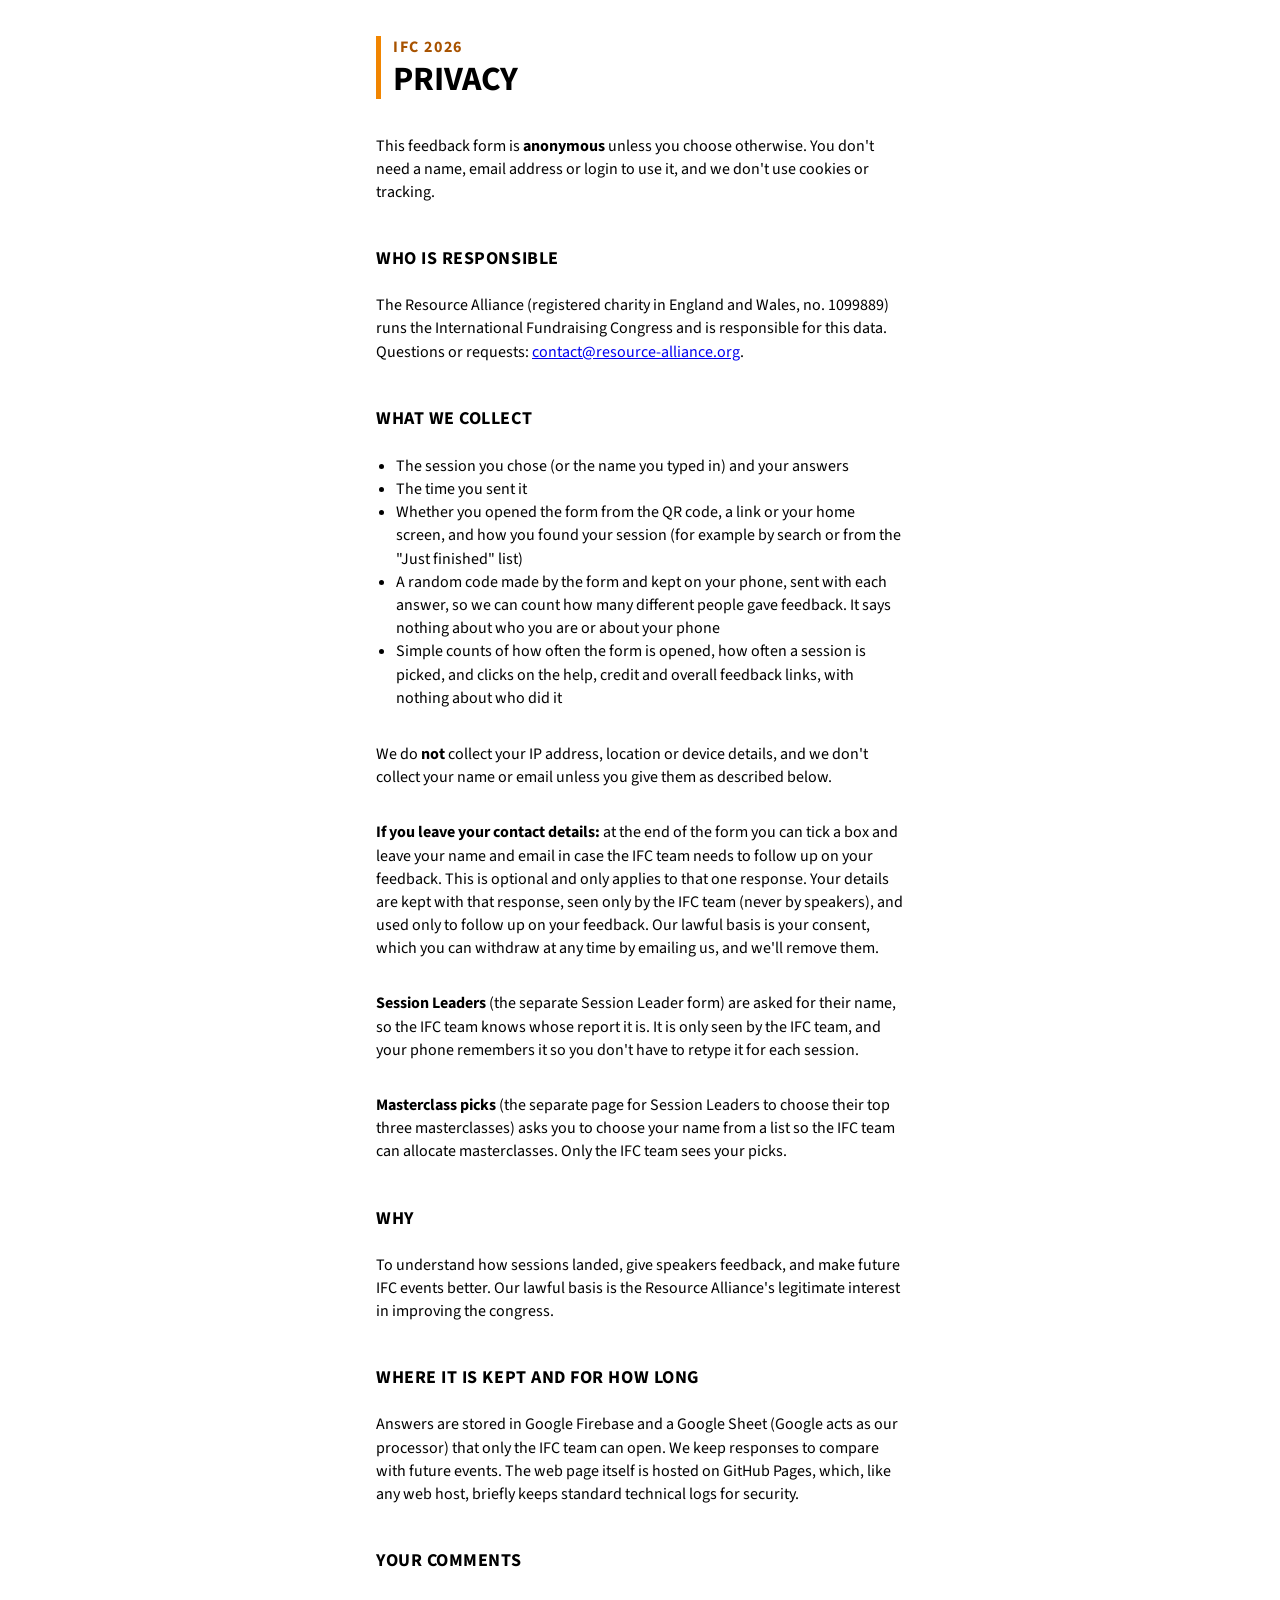
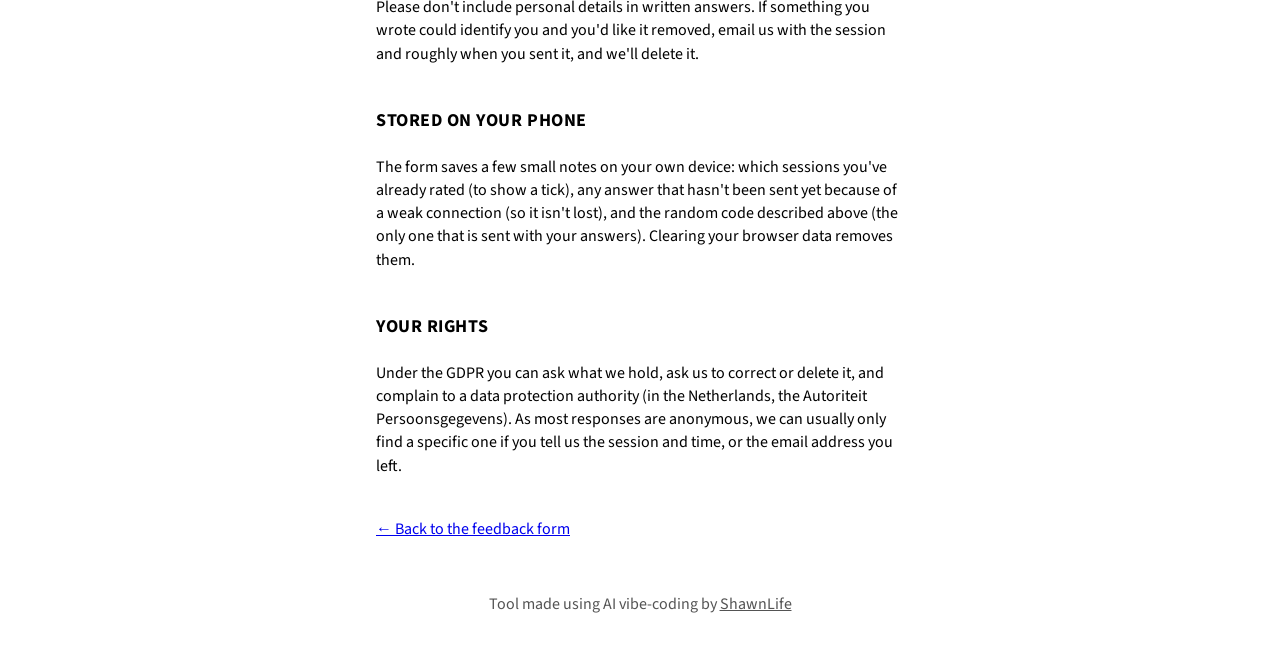
<file: privacy.html>
<!doctype html>
<html lang="en">
<head>
<meta charset="utf-8">
<meta name="viewport" content="width=device-width, initial-scale=1">
<title>Privacy | IFC 2026 Session Feedback</title>
<meta name="robots" content="noindex, nofollow, noarchive, nosnippet">
<meta name="referrer" content="no-referrer">
<meta name="theme-color" content="#f18500">
<link rel="icon" href="assets/icons/favicon-32.png" sizes="32x32" type="image/png">
<link rel="stylesheet" href="style.css">
<style>
  .wrap h2 { font-size: 18px; margin: 26px 0 6px; text-transform: uppercase; letter-spacing: .03em; }
  .wrap p, .wrap li { font-size: 16px; }
  .wrap ul { padding-left: 20px; }
  .back { display: inline-block; margin-top: 24px; }
</style>
</head>
<body>
<div class="wrap">
  <header class="top">
    <p class="kicker">IFC 2026</p>
    <h1>Privacy</h1>
  </header>

  <p>This feedback form is <strong>anonymous</strong> unless you choose otherwise. You don't need a name, email address or login to use it, and we don't use cookies or tracking.</p>

  <h2>Who is responsible</h2>
  <p>The Resource Alliance (registered charity in England and Wales, no. 1099889) runs the International Fundraising Congress and is responsible for this data. Questions or requests: <a href="mailto:contact@resource-alliance.org">contact@resource-alliance.org</a>.</p>

  <h2>What we collect</h2>
  <ul>
    <li>The session you chose (or the name you typed in) and your answers</li>
    <li>The time you sent it</li>
    <li>Whether you opened the form from the QR code, a link or your home screen, and how you found your session (for example by search or from the "Just finished" list)</li>
    <li>A random code made by the form and kept on your phone, sent with each answer, so we can count how many different people gave feedback. It says nothing about who you are or about your phone</li>
    <li>Simple counts of how often the form is opened, how often a session is picked, and clicks on the help, credit and overall feedback links, with nothing about who did it</li>
  </ul>
  <p>We do <strong>not</strong> collect your IP address, location or device details, and we don't collect your name or email unless you give them as described below.</p>
  <p><strong>If you leave your contact details:</strong> at the end of the form you can tick a box and leave your name and email in case the IFC team needs to follow up on your feedback. This is optional and only applies to that one response. Your details are kept with that response, seen only by the IFC team (never by speakers), and used only to follow up on your feedback. Our lawful basis is your consent, which you can withdraw at any time by emailing us, and we'll remove them.</p>
  <p><strong>Session Leaders</strong> (the separate Session Leader form) are asked for their name, so the IFC team knows whose report it is. It is only seen by the IFC team, and your phone remembers it so you don't have to retype it for each session.</p>
  <p><strong>Masterclass picks</strong> (the separate page for Session Leaders to choose their top three masterclasses) asks you to choose your name from a list so the IFC team can allocate masterclasses. Only the IFC team sees your picks.</p>

  <h2>Why</h2>
  <p>To understand how sessions landed, give speakers feedback, and make future IFC events better. Our lawful basis is the Resource Alliance's legitimate interest in improving the congress.</p>

  <h2>Where it is kept and for how long</h2>
  <p>Answers are stored in Google Firebase and a Google Sheet (Google acts as our processor) that only the IFC team can open. We keep responses to compare with future events. The web page itself is hosted on GitHub Pages, which, like any web host, briefly keeps standard technical logs for security.</p>

  <h2>Your comments</h2>
  <p>Please don't include personal details in written answers. If something you wrote could identify you and you'd like it removed, email us with the session and roughly when you sent it, and we'll delete it.</p>

  <h2>Stored on your phone</h2>
  <p>The form saves a few small notes on your own device: which sessions you've already rated (to show a tick), any answer that hasn't been sent yet because of a weak connection (so it isn't lost), and the random code described above (the only one that is sent with your answers). Clearing your browser data removes them.</p>

  <h2>Your rights</h2>
  <p>Under the GDPR you can ask what we hold, ask us to correct or delete it, and complain to a data protection authority (in the Netherlands, the Autoriteit Persoonsgegevens). As most responses are anonymous, we can usually only find a specific one if you tell us the session and time, or the email address you left.</p>

  <p class="back"><a href="./">← Back to the feedback form</a></p>

  <footer class="foot">
    <p>Tool made using AI vibe-coding by <a href="https://shawnlife.com" target="_blank" rel="noopener noreferrer nofollow">ShawnLife</a></p>
  </footer>
</div>
</body>
</html>
</file>
<file: style.css>
/* IFC 2026 Session Feedback
   Styled after resource-alliance.org: white page, black type, IFC orange,
   square buttons with a thick black border and a hard offset shadow.
   BRAND COLOURS: change these lines to re-skin the whole form. */
:root {
  --bg: #ffffff;
  --surface: #f4f4f4;     /* cards and inputs (same grey as the RA site) */
  --surface-2: #ebebeb;   /* hover */
  --ink: #000000;         /* text, borders, button shadows */
  --muted: #545454;       /* secondary text (7:1 on white) */
  --accent: #f18500;      /* RA orange: fills, bars, stars. Too light for text on white */
  --accent-soft: #f4a341; /* RA hero orange */
  --accent-text: #a85300; /* orange for TEXT on white (5.4:1, passes accessibility) */

  --line: #d6d6d6;
  --danger: #b3261e;
  --ok: #1b7a3a;
  --radius: 4px;
  --font: "Source Sans 3", "Source Sans Pro", -apple-system, BlinkMacSystemFont, "Segoe UI", Roboto, Helvetica, Arial, sans-serif;
}

/* Source Sans 3 (the current name of Source Sans Pro), self-hosted so no visitor
   data goes to Google. SIL Open Font License. */
@font-face { font-family: "Source Sans 3"; src: url("assets/fonts/source-sans-3-400.woff2") format("woff2"); font-weight: 400; font-display: swap; }
@font-face { font-family: "Source Sans 3"; src: url("assets/fonts/source-sans-3-600.woff2") format("woff2"); font-weight: 600; font-display: swap; }
@font-face { font-family: "Source Sans 3"; src: url("assets/fonts/source-sans-3-700.woff2") format("woff2"); font-weight: 700; font-display: swap; }

*, *::before, *::after { box-sizing: border-box; }
html { -webkit-text-size-adjust: 100%; }
body {
  margin: 0; background: var(--bg); color: var(--ink);
  font: 400 17px/1.45 var(--font);
  -webkit-font-smoothing: antialiased;
}
[hidden] { display: none !important; }
button, input, textarea { font: inherit; color: inherit; }
button { cursor: pointer; }
:focus-visible { outline: 3px solid var(--accent); outline-offset: 2px; }

/* Brand bar: logos */
/* Orange like the IFC 2026 hero on resource-alliance.org, so the white logos show */
.brandbar { background: var(--accent); border-bottom: 3px solid var(--ink); }
.brandbar-inner {
  max-width: 560px; margin: 0 auto; padding: max(10px, env(safe-area-inset-top)) 16px 10px;
  display: flex; align-items: center; justify-content: space-between; gap: 16px; min-height: 60px;
}
.brandbar a { display: contents; }
.brandbar img { display: block; width: auto; max-width: 50%; object-fit: contain; object-position: left center; }
#logoLeft { height: 26px; }                                  /* IFC 2026 */
.brandbar .logo-event { height: 34px; object-position: right center; } /* Presented by the Resource Alliance */
@media (min-width: 600px) { #logoLeft { height: 34px; } .brandbar .logo-event { height: 44px; } }

/* Banner image: wide and short so the search stays above the fold on phones */
/* White line between the orange logo bar and the photo (covers the bar's black edge) */
.hero { position: relative; margin-top: -3px; border-top: 3px solid #fff; background: var(--accent-soft); }
.hero { min-height: 165px; }
.hero img { display: block; width: 100%; height: 165px; object-fit: cover; object-position: 50% 45%; }
@media (min-width: 600px) { .hero { min-height: 280px; } .hero img { height: 280px; object-position: 50% 32%; } }

.wrap {
  max-width: 560px; margin: 0 auto;
  padding: 20px 16px max(24px, env(safe-area-inset-bottom));
  min-height: 100vh; min-height: 100dvh; display: flex; flex-direction: column;
}

/* Title with the RA orange side bar */
.top { margin: 4px 0 20px; padding-left: 12px; border-left: 5px solid var(--accent); }
.kicker { margin: 0 0 2px; color: var(--accent-text); font-weight: 700; font-size: 14px; letter-spacing: .1em; text-transform: uppercase; }
h1 { margin: 0; font-size: 28px; line-height: 1.1; font-weight: 700; text-transform: uppercase; }
h2 { font-weight: 700; }

.banner {
  margin: 0 0 16px; padding: 10px 14px; border-radius: var(--radius);
  background: #fff4e5; border-left: 4px solid var(--accent); font-size: 15px;
}

/* "Is this your session?" from a room sign */
.room-ask { margin: 0 0 26px; padding: 18px; background: #fff4e5; border-left: 5px solid var(--accent); }
.room-q { margin: 0 0 12px; font-size: 19px; font-weight: 700; }
.room-card { background: var(--bg); padding: 14px 16px; margin-bottom: 16px; }
.room-btns { display: grid; gap: 8px; }
.room-btns .link { justify-self: center; }
.room-none { margin: 0; font-size: 16px; }

/* Search */
.search-label { display: block; margin: 0; font-size: 20px; font-weight: 700; }
.search-label.sub { margin-top: 22px; font-size: 17px; }
.results.recent { margin: 4px 0 0; }
.results.recent:empty { display: none; }
.hint { margin: 4px 0 12px; color: var(--muted); font-size: 15px; }
.search { position: relative; }
.search input {
  width: 100%; height: 56px; padding: 0 48px 0 46px;
  background: var(--bg); border: 2px solid var(--ink); border-radius: 0;
  font-size: 18px; /* 16px+ stops iOS zooming in on focus */
  -webkit-appearance: none; appearance: none;
}
.search input::placeholder { color: var(--muted); }
.search input:focus { outline: none; box-shadow: -4px 5px 0 var(--accent); }
.search input::-webkit-search-cancel-button { display: none; }
.search-icon { position: absolute; left: 14px; top: 16px; width: 24px; height: 24px; fill: none; stroke: var(--ink); stroke-width: 2.2; stroke-linecap: round; pointer-events: none; }
.clear {
  position: absolute; right: 4px; top: 4px; width: 48px; height: 48px;
  background: none; border: 0; display: grid; place-items: center;
}
.clear svg { width: 20px; height: 20px; fill: none; stroke: var(--muted); stroke-width: 2.4; stroke-linecap: round; }
.status { margin: 10px 2px 0; min-height: 1.4em; color: var(--muted); font-size: 14px; }
.status:empty { min-height: 0; margin-top: 0; }                 /* no blank gap under the search box */
#results:empty { margin-top: 0; }
.list-heading { margin: 14px 0 8px; font-size: 14px; letter-spacing: .08em; text-transform: uppercase; color: var(--ink); }
.list-heading::before { content: ""; display: inline-block; width: 10px; height: 10px; margin-right: 8px; background: var(--accent); vertical-align: 1px; }

/* Results */
.results { list-style: none; margin: 8px 0 0; padding: 0; display: grid; gap: 8px; }
.result {
  width: 100%; text-align: left; padding: 14px 16px; min-height: 64px;
  background: var(--surface); border: 0; border-left: 5px solid transparent; border-radius: var(--radius);
  display: block; transition: background .12s, border-color .12s;
}
.result:hover, .result:focus-visible { background: var(--surface-2); border-left-color: var(--accent); }
.result:active { transform: scale(.99); }
.r-title { display: block; font-weight: 700; font-size: 18px; line-height: 1.25; }
.r-speakers { display: block; margin-top: 3px; font-size: 15px; }
.r-meta { display: flex; flex-wrap: wrap; gap: 4px 12px; margin-top: 6px; font-size: 14px; color: var(--muted); }
.r-room { color: var(--accent-text); font-weight: 700; }
.r-done { color: var(--ok); font-weight: 700; }
.result.locked { opacity: .55; cursor: not-allowed; border-left-color: transparent; background: var(--surface); }
.r-locked { flex-basis: 100%; color: var(--ink); font-weight: 600; }
.slot-locked > summary { color: var(--muted); }
.group .list-heading { margin-top: 10px; }
.group + .group { margin-top: 0; }
mark { background: rgba(241, 133, 0, .28); color: inherit; padding: 0 1px; }

.day-group { margin-top: 18px; }
.day-group > h3 { margin: 0 0 8px; font-size: 14px; letter-spacing: .08em; text-transform: uppercase; }
.slot { margin-bottom: 8px; border: 2px solid var(--ink); }
.slot > summary {
  list-style: none; padding: 14px 16px; min-height: 52px; cursor: pointer;
  display: flex; justify-content: space-between; align-items: center; gap: 12px; font-weight: 700;
}
.slot > summary::-webkit-details-marker { display: none; }
.slot > summary::after { content: ""; width: 9px; height: 9px; border-right: 2px solid var(--ink); border-bottom: 2px solid var(--ink); transform: rotate(45deg); flex: none; transition: transform .15s; }
.slot[open] > summary { background: var(--surface); }
.slot[open] > summary::after { transform: rotate(-135deg); }
.slot-count { margin-left: auto; color: var(--muted); font-weight: 400; font-size: 14px; }
.slot .results { margin: 0; padding: 8px; }

.alt-actions { display: flex; flex-wrap: wrap; justify-content: space-between; gap: 4px 16px; margin: 20px 0 8px; }
.link { background: none; border: 0; padding: 10px 2px; color: var(--ink); text-decoration: underline; text-decoration-color: var(--accent); text-decoration-thickness: 2px; text-underline-offset: 4px; font-size: 15px; min-height: 44px; }
.link:hover { color: var(--accent-text); }

/* Selected session */
.chosen { padding: 14px 16px; background: var(--surface); border-left: 5px solid var(--accent); margin-bottom: 22px; }
.chosen-head { display: flex; justify-content: space-between; align-items: baseline; gap: 12px; margin-bottom: 4px; }
.chosen-label { font-size: 13px; letter-spacing: .08em; text-transform: uppercase; color: var(--accent-text); font-weight: 700; }
.chosen .link { padding: 0; min-height: 0; font-size: 14px; }
.manual-input { width: 100%; margin-top: 8px; padding: 12px 14px; background: var(--bg); border: 2px solid var(--ink); border-radius: 0; font-size: 17px; }
.manual-input:focus { outline: none; box-shadow: -4px 5px 0 var(--accent); }

/* Questions */
.q { border: 0; margin: 0 0 24px; padding: 0; min-width: 0; }
.q legend, .q > label { display: block; padding: 0; margin-bottom: 10px; font-weight: 700; font-size: 18px; }
.req { color: var(--accent-text); }
.q.invalid legend, .q.invalid > label { color: var(--danger); }
.q-help { margin: -4px 0 12px; font-size: 15px; color: var(--muted); font-weight: 400; }
.name-input { width: 100%; height: 52px; padding: 0 14px; background: var(--bg); border: 2px solid var(--ink); border-radius: 0; font-size: 17px; }
.name-input:focus { outline: none; box-shadow: -4px 5px 0 var(--accent); }
.q-error { margin: 6px 0 0; color: var(--danger); font-size: 14px; font-weight: 700; }

/* Optional contact details: a plain question at the end of the attendee form */
.contact-opt { margin: 0 0 24px; }
.check-row { display: flex; align-items: flex-start; gap: 12px; }
.check-row input { flex: none; width: 24px; height: 24px; margin: 1px 0 0; accent-color: var(--accent); cursor: pointer; }
.check-row label { font-weight: 700; font-size: 18px; line-height: 1.35; cursor: pointer; }
.contact-fields { margin-top: 14px; }
.contact-fields .q-help { margin: 0 0 14px; }
.contact-fields .q { margin-bottom: 14px; }
.contact-fields .q:last-child { margin-bottom: 0; }
.contact-fields .q > label { font-size: 16px; margin-bottom: 6px; }

.stars { display: flex; gap: 6px; }
.stars input { position: absolute; opacity: 0; width: 1px; height: 1px; }
.stars label {
  flex: 1; height: 54px; max-width: 76px; display: grid; place-items: center;
  background: var(--surface); cursor: pointer; transition: background .1s;
}
.stars label:hover { background: var(--surface-2); }
.stars svg { width: 30px; height: 30px; fill: none; stroke: var(--ink); stroke-width: 1.5; stroke-linejoin: round; transition: fill .1s, transform .1s; }
.stars label.on svg { fill: var(--accent); }
.stars input:checked + label svg { transform: scale(1.12); }
.stars input:focus-visible + label { outline: 3px solid var(--ink); outline-offset: 2px; }
.scale-ends { display: flex; justify-content: space-between; margin-top: 6px; font-size: 13px; color: var(--muted); max-width: calc(76px * 5 + 24px); }

.choices { display: flex; flex-wrap: wrap; gap: 8px; }
.choices input { position: absolute; opacity: 0; width: 1px; height: 1px; }
.choices label {
  padding: 10px 18px; min-height: 48px; display: inline-flex; align-items: center;
  background: var(--bg); border: 2px solid var(--ink); cursor: pointer; font-weight: 600;
}
.choices label:hover { background: var(--surface); }
.choices input:checked + label { background: var(--accent); box-shadow: -3px 4px 0 var(--ink); }
.choices input:focus-visible + label { outline: 3px solid var(--ink); outline-offset: 2px; }

.q textarea {
  width: 100%; min-height: 88px; padding: 12px 14px; resize: vertical;
  background: var(--bg); border: 2px solid var(--ink); border-radius: 0; font-size: 17px;
}
.q textarea::placeholder { color: var(--muted); }
.q textarea:focus { outline: none; box-shadow: -4px 5px 0 var(--accent); }

.hp { position: absolute; left: -9999px; width: 1px; height: 1px; overflow: hidden; }

/* RA-style button: white, thick black border, hard black shadow */
.primary {
  width: calc(100% - 6px); margin-left: 6px; height: 58px;
  background: var(--bg); color: var(--ink); border: 3px solid var(--ink); border-radius: 0;
  box-shadow: -5px 6px 0 var(--ink);
  font-weight: 700; font-size: 19px; text-transform: uppercase; letter-spacing: .03em;
  display: flex; align-items: center; justify-content: center; gap: 10px;
  transition: background .12s, transform .06s, box-shadow .06s;
}
.primary::after {
  content: "→"; width: 26px; height: 26px; border-radius: 50%; background: var(--ink); color: var(--bg);
  display: grid; place-items: center; font-size: 16px; line-height: 1;
}
.primary:hover { background: var(--accent); }
.primary:active { transform: translate(-3px, 4px); box-shadow: -2px 2px 0 var(--ink); }
.primary:disabled { opacity: .6; cursor: progress; }
.form-error { margin: 0 0 12px; color: var(--danger); font-size: 15px; font-weight: 700; }
.form-error:empty { display: none; }
.privacy { margin: 14px 0 0; text-align: center; color: var(--muted); font-size: 13px; }

/* Done */
#stepDone { text-align: center; padding-top: 24px; outline: none; }
.done-mark { width: 76px; height: 76px; margin: 0 auto 14px; border-radius: 50%; background: var(--accent); border: 3px solid var(--ink); display: grid; place-items: center; }
.done-mark svg { width: 38px; height: 38px; fill: none; stroke: var(--ink); stroke-width: 2.8; stroke-linecap: round; stroke-linejoin: round; }
#stepDone h2 { margin: 0 0 6px; font-size: 28px; text-transform: uppercase; }
#stepDone p { margin: 0 0 28px; color: var(--muted); }

.ico { width: 1.1em; height: 1.1em; vertical-align: -0.2em; fill: none; stroke: currentColor; stroke-width: 2; stroke-linecap: round; stroke-linejoin: round; }
.help { margin: 0 0 10px; font-size: 14px; color: var(--ink); }
.help a { color: var(--ink); font-weight: 700; text-decoration-color: var(--accent); text-decoration-thickness: 2px; text-underline-offset: 3px; }

/* Home screen tip on the thank-you screen */
.tip { margin: 36px 0 0; padding: 18px 18px 6px; text-align: left; background: var(--surface); border-left: 5px solid var(--accent); }
.tip h3 { margin: 0 0 4px; font-size: 18px; }
#stepDone .tip p { margin: 0 0 12px; color: var(--ink); }
.tip .tip-steps { font-size: 15px; }
#stepDone .tip .tip-more { font-size: 13px; color: var(--muted); }
.foot p { margin: 0 0 6px; }
.foot a[href='privacy.html'] { color: var(--ink); }
.secondary {
  margin: 4px 0 14px; padding: 0 18px; height: 46px; background: var(--bg); color: var(--ink);
  border: 2px solid var(--ink); box-shadow: -3px 4px 0 var(--ink); font-weight: 700;
}
.secondary:hover { background: var(--accent); }

.foot { margin-top: auto; padding-top: 36px; text-align: center; font-size: 12px; color: var(--muted); }
.foot a { color: var(--muted); }
.noscript { padding: 16px; text-align: center; }

@media (min-width: 600px) {
  .wrap { padding-top: 32px; }
  h1 { font-size: 34px; }
}
@media (prefers-reduced-motion: reduce) {
  * { transition: none !important; }
}

/* IFC Online form: room names are hidden (viewers are not in a room) */
body.online .r-room { display: none; }

/* Name dropdown (Session Leader form): own arrow, set in from the edge */
.name-select { -webkit-appearance: none; appearance: none; padding-right: 44px; color: var(--ink); cursor: pointer;
  background: var(--bg) url("data:image/svg+xml,%3Csvg xmlns='http://www.w3.org/2000/svg' width='12' height='8' viewBox='0 0 12 8'%3E%3Cpath d='M1 1.5l5 5 5-5' fill='none' stroke='%23000' stroke-width='2'/%3E%3C/svg%3E") no-repeat right 16px center; }
.name-select:focus { outline: none; box-shadow: -4px 5px 0 var(--accent); }

/* "In progress now" on the start page: folded away by default */
.live-group > summary { display: flex; align-items: center; gap: 8px; cursor: pointer; list-style: none; padding: 6px 0; }
.live-group > summary::-webkit-details-marker { display: none; }
.live-group > summary::after { content: ""; width: 8px; height: 8px; margin-left: 4px; border-right: 2px solid var(--ink); border-bottom: 2px solid var(--ink);
  transform: rotate(45deg) translateY(-2px); transition: transform .15s; }
.live-group[open] > summary::after { transform: rotate(-135deg) translateY(-2px); }
.live-group .live-count { min-width: 22px; padding: 0 7px; border-radius: 11px; background: var(--surface-2); font-size: 13px; letter-spacing: 0; text-align: center; }
.live-group > .results { margin-top: 8px; }

/* Thank-you screen: link to the overall IFC 2026 feedback form (after the closing keynote) */
.overall-box { margin: 0 0 24px; padding: 18px; background: #fff4e5; border-left: 5px solid var(--accent); text-align: left; }
.overall-box h3 { margin: 0 0 6px; font-size: 19px; }
.overall-box p { margin: 0 0 14px !important; color: var(--ink) !important; }
.overall-btn { display: flex; align-items: center; justify-content: center; text-decoration: none; }

/* EVERY dropdown gets the same arrow, set in from the right edge (browsers put theirs hard against the border).
   Last in the file and !important on purpose, so any dropdown added later gets it too. */
select:not([multiple]) { -webkit-appearance: none !important; appearance: none !important; border-radius: 0;
  color: var(--ink); -webkit-text-fill-color: var(--ink); cursor: pointer; padding-left: 10px;
  background-image: url("data:image/svg+xml,%3Csvg xmlns='http://www.w3.org/2000/svg' width='12' height='8' viewBox='0 0 12 8'%3E%3Cpath d='M1 1.5l5 5 5-5' fill='none' stroke='%23000' stroke-width='2'/%3E%3C/svg%3E") !important;
  background-repeat: no-repeat !important; background-position: right 12px center !important; padding-right: 36px !important; }

/* Friday: the overall IFC 2026 feedback banner at the top of the first page. Bold on purpose. */
.overall-banner { margin: 0 0 22px; padding: 18px 18px 20px; background: var(--accent); color: var(--ink); border: 3px solid var(--ink); box-shadow: -5px 6px 0 var(--ink); }
.overall-banner h2 { margin: 0 0 6px; font-size: 22px; line-height: 1.2; text-transform: uppercase; letter-spacing: .02em; }
.overall-banner p { margin: 0 0 14px; font-size: 16px; color: var(--ink); }
.ob-btn { display: flex; align-items: center; justify-content: center; min-height: 52px; padding: 0 16px; background: var(--ink); color: #fff; font-weight: 700; font-size: 17px; text-decoration: none; border: 0; }
.ob-btn:hover, .ob-btn:focus-visible { background: #fff; color: var(--ink); outline: 3px solid var(--ink); }
</file>
<file: dashboard/dashboard.css>
/* Dashboard: builds on ../style.css (same tokens, fonts, buttons) */
.dash { max-width: 1180px; margin: 0 auto; padding: 24px 20px 32px; min-height: 100vh; display: flex; flex-direction: column; }
.dash-inner { max-width: 1180px; }
/* Links to the three forms, in the orange header next to the IFC 2026 logo */
.brandbar-inner.dash-inner { flex-wrap: wrap; }
.brandbar .form-links { display: flex; flex-wrap: wrap; gap: 6px 18px; margin-right: auto; padding-left: 8px; }
.brandbar .form-links a { display: inline-block; color: #fff; font-weight: 700; font-size: 15px; text-decoration: underline;
  text-decoration-color: rgba(255,255,255,.6); text-decoration-thickness: 2px; text-underline-offset: 4px; }
.brandbar .form-links a:hover, .brandbar .form-links a:focus-visible { text-decoration-color: #fff; outline-color: #fff; }
.dash .top { margin-bottom: 18px; }

.login { max-width: 380px; display: grid; gap: 10px; }
.login label { font-weight: 700; }
.login-help { margin: 4px 0 0; font-size: 15px; color: var(--muted); }
.login-help a { color: var(--ink); font-weight: 700; text-decoration: underline; text-decoration-color: var(--accent); text-decoration-thickness: 2px; text-underline-offset: 3px; }
.login input[type=password] { height: 52px; padding: 0 14px; border: 2px solid var(--ink); font-size: 18px; }
.login input:focus { outline: none; box-shadow: -4px 5px 0 var(--accent); }
.check, .toggle { display: flex; align-items: center; gap: 8px; font-weight: 400 !important; font-size: 15px; cursor: pointer; }
.check input, .toggle input { width: 18px; height: 18px; accent-color: var(--accent); }

.statusbar { display: flex; flex-wrap: wrap; align-items: center; gap: 10px 16px; margin-bottom: 14px; font-size: 15px; }
.statusbar .spacer { flex: 1; }
.live { width: 10px; height: 10px; border-radius: 50%; background: var(--ok); box-shadow: 0 0 0 4px rgba(27,122,58,.15); }
.live.stale { background: var(--danger); box-shadow: 0 0 0 4px rgba(179,38,30,.15); }
.secondary.small { height: 38px; margin: 0; padding: 0 14px; box-shadow: -2px 3px 0 var(--ink); }
.statusbar .link { min-height: 0; padding: 0; }

.filters { display: flex; flex-wrap: wrap; gap: 10px 14px; padding: 14px; background: var(--surface); margin-bottom: 14px; }
.filters label { display: grid; gap: 4px; font-size: 13px; font-weight: 700; text-transform: uppercase; letter-spacing: .05em; }
.filters .grow { flex: 1; min-width: 180px; }
.filters #fTrack { max-width: 260px; }
.filters select, .filters input { height: 42px; padding: 0 10px; border: 2px solid var(--ink); background: var(--bg); font-size: 15px; text-transform: none; letter-spacing: 0; font-weight: 400; min-width: 150px; border-radius: 0; }
/* Own arrow, set in from the right edge (the browser's sits hard against the border) */
.filters select, .controls select { color: var(--ink); -webkit-text-fill-color: var(--ink); }
.filters select, .controls select { -webkit-appearance: none; appearance: none; padding-right: 40px; cursor: pointer; border-radius: 0;
  background: var(--bg) url("data:image/svg+xml,%3Csvg xmlns='http://www.w3.org/2000/svg' width='12' height='8' viewBox='0 0 12 8'%3E%3Cpath d='M1 1.5l5 5 5-5' fill='none' stroke='%23000' stroke-width='2'/%3E%3C/svg%3E") no-repeat right 14px center; }

.tabs { display: flex; flex-wrap: wrap; gap: 4px; border-bottom: 3px solid var(--ink); margin-bottom: 20px; }
.tabs button { background: none; border: 0; padding: 12px 11px; font-weight: 700; font-size: 16px; border-bottom: 5px solid transparent; margin-bottom: -3px; }
.tabs button[aria-selected=true] { border-bottom-color: var(--accent); }
.tabs button:hover { background: var(--surface); }
.count { display: inline-block; min-width: 22px; padding: 0 6px; background: var(--ink); color: var(--bg); border-radius: 11px; font-size: 13px; text-align: center; }
.count:empty { display: none; }

h2.section { font-size: 18px; text-transform: uppercase; letter-spacing: .04em; margin: 26px 0 4px; }
.sub { margin: 0 0 12px; color: var(--muted); font-size: 14px; }

/* Stat tiles */
.tiles { display: grid; grid-template-columns: repeat(auto-fit, minmax(180px, 1fr)); gap: 12px; }
.tile { padding: 16px; background: var(--surface); border-left: 5px solid var(--accent); }
.tile .label { font-size: 13px; text-transform: uppercase; letter-spacing: .06em; font-weight: 700; color: var(--muted); }
.tile .value { font-size: 36px; font-weight: 700; line-height: 1.1; margin-top: 4px; }
.tile .note { font-size: 14px; color: var(--muted); margin-top: 2px; }

/* Column chart (responses per time block) */
.chart { position: relative; padding: 8px 0 0; overflow-x: auto; }
.chart svg { display: block; max-width: none; }
.chart .grid { stroke: #e6e6e6; stroke-width: 1; }
.chart .axis-label { fill: var(--muted); font-size: 12px; }
.chart .bar { fill: var(--accent); }
.chart .hit { fill: transparent; cursor: default; }
.chart .hit:hover + .bar, .chart .bar.hover { fill: #c96f00; }
.chart .value-label { fill: var(--ink); font-size: 12px; font-weight: 600; }
.table-toggle { margin-top: 6px; }

.tooltip { position: fixed; z-index: 10; pointer-events: none; background: var(--ink); color: var(--bg); padding: 8px 10px; font-size: 13px; line-height: 1.35; max-width: 260px; }

/* Tables */
.tbl-wrap { overflow-x: auto; border: 2px solid var(--ink); }
table.tbl { width: 100%; border-collapse: collapse; font-size: 15px; }
.tbl th, .tbl td { padding: 10px 12px; text-align: left; vertical-align: top; border-bottom: 1px solid var(--line); }
.tbl th { background: var(--surface); font-size: 13px; text-transform: uppercase; letter-spacing: .04em; white-space: nowrap; position: sticky; top: 0; }
.tbl th button { background: none; border: 0; font: inherit; text-transform: inherit; letter-spacing: inherit; padding: 0; cursor: pointer; }
.tbl th button[aria-sort]::after { content: " ▾"; }
.tbl th button[aria-sort=ascending]::after { content: " ▴"; }
.tbl td.num, .tbl th.num { text-align: right; white-space: nowrap; font-variant-numeric: tabular-nums; }
.tbl tbody tr:hover { background: #fff7ec; }
.tbl .t-title { font-weight: 700; }
.tbl .t-sub { color: var(--muted); font-size: 13px; }
.tbl a, .linkish { color: var(--ink); font-weight: 700; text-decoration: underline; text-decoration-color: var(--accent); text-decoration-thickness: 2px; text-underline-offset: 3px; background: none; border: 0; padding: 0; cursor: pointer; text-align: left; font-size: inherit; }
.scorebar { display: inline-block; vertical-align: middle; width: 70px; height: 8px; background: #eee; margin-left: 8px; }
.scorebar i { display: block; height: 100%; background: var(--accent); border-radius: 0 4px 4px 0; }
.few { color: var(--muted); }
.controls { display: flex; flex-wrap: wrap; align-items: center; gap: 10px 16px; margin: 0 0 12px; font-size: 15px; }
.controls select { height: 38px; border: 2px solid var(--ink); padding: 0 8px; background: var(--bg); }

/* Comments */
.comments { display: grid; gap: 10px; }
.comment { padding: 14px 16px; background: var(--surface); border-left: 5px solid var(--accent); }
.comment .meta { font-size: 13px; color: var(--muted); }
.comment .who { font-weight: 700; }
.comment p { margin: 6px 0 0; }
.comment .k { font-weight: 700; font-size: 13px; text-transform: uppercase; letter-spacing: .04em; color: var(--accent-text); }
.comment .answers { font-size: 14px; color: var(--muted); }
.comment .answers strong { color: var(--ink); }
.comment .contact-line { font-size: 15px; }
.comment .contact-line a { color: var(--ink); font-weight: 700; text-decoration: underline; text-decoration-color: var(--accent); text-underline-offset: 3px; }
.stars-txt { color: var(--accent-text); font-weight: 700; letter-spacing: 1px; }

/* Scorecards */
.card { border: 2px solid var(--ink); padding: 22px; margin-bottom: 24px; break-inside: avoid; page-break-inside: avoid; }
.card h3 { margin: 0; font-size: 22px; }
.card .meta { color: var(--muted); margin: 4px 0 16px; }
.card .row { display: grid; grid-template-columns: repeat(auto-fit, minmax(220px, 1fr)); gap: 18px; margin-bottom: 18px; }
.dist { display: grid; grid-template-columns: 34px 1fr 40px; gap: 4px 8px; align-items: center; font-size: 13px; }
.dist .b { height: 12px; background: #eee; }
.dist .b i { display: block; height: 100%; background: var(--accent); border-radius: 0 4px 4px 0; min-width: 0; }
.dist .n { text-align: right; font-variant-numeric: tabular-nums; }
.qname { font-weight: 700; margin-bottom: 6px; }
.avg { font-size: 28px; font-weight: 700; }
.card ul { margin: 6px 0 0; padding-left: 20px; }
.card li { margin-bottom: 4px; }
.empty { padding: 30px; text-align: center; color: var(--muted); background: var(--surface); }

@media print {
  .brandbar, .statusbar, .filters, .tabs, .foot, .controls, .table-toggle, #alert, .dash .top, .no-print { display: none !important; }
  .panel { display: block !important; }
  .panel:not(.printing) { display: none !important; }
  .card { border-width: 1px; page-break-after: always; }
  body { font-size: 12pt; }
}
.controls .spacer { flex: 1; }

.assign select { max-width: 320px; height: 38px; border: 2px solid var(--ink); background: var(--bg); }
.assign .secondary.small { margin-left: 6px; }
.count.warn { background: var(--danger); }
.leader-box { margin: 0 0 18px; padding: 12px 14px; background: #fff7ec; border-left: 5px solid var(--accent); }
.leader-one { margin-top: 6px; font-size: 15px; }
.leader-one p, .tbl td p { margin: 4px 0 0; }
p.issue { color: var(--danger); }
p.issue .k { color: var(--danger); }
tr.has-issue td:first-child { box-shadow: inset 4px 0 0 var(--danger); }
.assign .link { margin-left: 10px; min-height: 0; padding: 0; font-size: 14px; }
.dismissed { margin-top: 18px; }
.dismissed summary { cursor: pointer; color: var(--muted); padding: 6px 0; }
.dist.timing { grid-template-columns: 130px 1fr 44px; max-width: 640px; margin-top: 14px; font-size: 14px; }
.dist.timing .b { height: 16px; }
.subhead { font-size: 15px; text-transform: uppercase; letter-spacing: .04em; margin: 22px 0 8px; color: var(--muted); }

/* Scorecards: workshop picker, comparisons */
.export-bar { padding: 10px 0 18px; border-bottom: 1px solid var(--line); margin-bottom: 22px; }
.compare { margin-bottom: 6px; }
.compare .total td { font-weight: 700; background: var(--surface); }
.diff { font-size: 12px; font-weight: 700; margin-left: 4px; }
.diff.up { color: var(--ok); }
.diff.down { color: var(--danger); }
.runhead { font-size: 13px; font-weight: 700; color: var(--accent-text); margin: 8px 0 0; text-transform: uppercase; letter-spacing: .03em; }
p.issue.handled, p.issue.handled .k { color: var(--muted); text-decoration: line-through; }
.handled-note { color: var(--ok); font-weight: 700; font-size: 14px; }
.handled-note .link { min-height: 0; padding: 0 0 0 8px; font-size: 13px; font-weight: 400; }
[data-resolve] { margin-top: 8px; }
.by-speaker { margin-top: 8px; font-size: 14px; line-height: 1.6; }
.by-speaker .k { font-weight: 700; color: var(--accent-text); }

/* Phones: one swipeable row of tabs, compact filters, two tiles per row, table rows as cards */
@media (max-width: 640px) {
  .brandbar .form-links { order: 3; flex-basis: 100%; padding: 2px 0 0; gap: 4px 14px; }
  .brandbar .form-links a { font-size: 14px; }
  .dash { padding: 16px 16px 28px; }
  .dash .top h1 { font-size: 24px; }
  .statusbar { gap: 8px 14px; }
  .statusbar .spacer { flex-basis: 100%; height: 0; }

  .filters { display: grid; grid-template-columns: 1fr 1fr; gap: 10px; padding: 12px; }
  .filters .grow { grid-column: 1 / -1; }
  .filters select, .filters input { min-width: 0; width: 100%; }

  .tabs { display: grid; grid-template-columns: repeat(3, 1fr); gap: 6px; border-bottom: 0; margin: 0 0 20px; }
  .tabs button { display: flex; align-items: center; justify-content: center; gap: 4px; flex-wrap: wrap; min-height: 52px; margin: 0; padding: 6px 4px;
    border: 2px solid var(--ink); font-size: 13px; line-height: 1.15; text-align: center; white-space: normal; }
  .tabs button[aria-selected=true] { background: var(--accent); border-color: var(--ink); }
  .tabs .count { min-width: 18px; padding: 0 5px; font-size: 11px; border-radius: 9px; }

  .tiles { grid-template-columns: 1fr 1fr; gap: 10px; }
  .tile { padding: 12px; }
  .tile .label { font-size: 12px; letter-spacing: .04em; }
  .tile .value { font-size: 28px; }
  .tile .note { font-size: 13px; }

  .tbl-wrap { border: 0; overflow: visible; }
  table.tbl, .tbl tbody, .tbl tr, .tbl td { display: block; width: auto; }
  .tbl tr[hidden] { display: none; }
  .tbl thead { display: none; }
  .m-sort { display: flex; align-items: center; gap: 10px; margin: 0 0 10px; font-size: 14px; font-weight: 700; }
  .m-sort select { flex: 1; height: 42px; padding: 0 40px 0 10px; border: 2px solid var(--ink); border-radius: 0; font-size: 15px;
    color: var(--ink); -webkit-text-fill-color: var(--ink); -webkit-appearance: none; appearance: none;
    background: var(--bg) url("data:image/svg+xml,%3Csvg xmlns='http://www.w3.org/2000/svg' width='12' height='8' viewBox='0 0 12 8'%3E%3Cpath d='M1 1.5l5 5 5-5' fill='none' stroke='%23000' stroke-width='2'/%3E%3C/svg%3E") no-repeat right 14px center; }
  .tbl tbody tr { border: 2px solid var(--ink); margin-bottom: 10px; padding: 8px 0; background: var(--bg); }
  .tbl tbody tr:hover { background: var(--bg); }
  .tbl td { border: 0; padding: 4px 14px; text-align: left; white-space: normal; }
  .tbl td[data-label] { display: grid; grid-template-columns: 36% minmax(0, 1fr); gap: 10px; }
  .tbl td[data-label]::before { content: attr(data-label); padding-top: 3px; font-size: 11px; line-height: 1.25; font-weight: 700; text-transform: uppercase; letter-spacing: .03em; color: var(--muted); overflow-wrap: anywhere; }
  .tbl td.num, .tbl th.num { text-align: left; white-space: normal; }
  tr.has-issue { border-left: 6px solid var(--danger) !important; }
  tr.has-issue td:first-child { box-shadow: none; }
  .assign select { max-width: 100%; width: 100%; }
  .assign-hint { margin-top: 6px; }
  .assign-actions { display: flex; align-items: center; gap: 18px; margin-top: 12px; }
  .assign-actions .secondary.small { margin: 0; }
  .assign .link { margin: 0; }
  .controls label { display: flex; align-items: center; gap: 8px; flex-wrap: wrap; }
  .controls select { max-width: 100%; }

  /* Overview: list of bars instead of the wide chart */
  #blockChart { display: none; }
  .bar-list { display: block; }
  .scorebar { width: 56px; }

  .card { padding: 16px; }
  .card h3 { font-size: 19px; }
  .card .row { grid-template-columns: 1fr; }
  .dist.timing { grid-template-columns: 96px 1fr 40px; }
  .comment { padding: 12px 14px; }
}

/* Sort-by dropdown and bar list only on phones */
.m-sort { display: none; }
.bar-list { display: none; margin: 4px 0 6px; }
.bl-day { margin: 14px 0 6px; font-size: 13px; font-weight: 700; text-transform: uppercase; letter-spacing: .06em; }
.bl-day:first-child { margin-top: 4px; }
.bl-row { display: grid; grid-template-columns: 48px 1fr 40px; align-items: center; gap: 10px; padding: 3px 0; font-size: 14px; }
.bl-time { color: var(--muted); font-variant-numeric: tabular-nums; }
.bl-track { height: 14px; background: #eee; }
.bl-track i { display: block; height: 100%; background: var(--accent); border-radius: 0 4px 4px 0; }
.bl-n { text-align: right; font-weight: 700; font-variant-numeric: tabular-nums; }
.assign-actions { display: inline-flex; align-items: center; gap: 12px; }

@media (max-width: 640px) { .desk-only { display: none; } }
@media (max-width: 640px) {
  .m-sort { display: flex; }
  .bar-list { display: block; }
  #blockChart { display: none; }
  .assign-actions { display: flex; }
}

/* Export pop-up */
.export-dlg { width: min(460px, calc(100vw - 32px)); padding: 0; border: 3px solid var(--ink); background: var(--bg); color: var(--ink); box-shadow: -4px 6px 0 var(--ink); }
.export-dlg::backdrop { background: rgba(0, 0, 0, .45); }
.dlg-head { display: flex; align-items: center; justify-content: space-between; padding: 14px 18px; border-bottom: 2px solid var(--ink); background: var(--accent); }
.dlg-head h2 { margin: 0; font-size: 20px; text-transform: uppercase; }
.dlg-x { background: none; border: 0; font-size: 30px; line-height: 1; padding: 0 4px; min-height: 0; cursor: pointer; color: var(--ink); box-shadow: none; }
#exportBody { padding: 16px 18px 20px; display: grid; gap: 12px; }
#exportBody .toggle { font-size: 15px; }
.ex-opt { display: block; width: 100%; text-align: left; margin: 0; padding: 12px 14px; border: 2px solid var(--ink); background: var(--bg); color: var(--ink); cursor: pointer; font: inherit; box-shadow: -2px 3px 0 var(--ink); }
.ex-opt:hover, .ex-opt:focus-visible { background: var(--surface); }
.ex-opt:disabled { opacity: .6; cursor: wait; }
.ex-opt strong { display: block; font-size: 16px; }
.ex-opt span { display: block; font-size: 14px; color: var(--muted); margin-top: 2px; }
.ex-note { margin: 0; font-size: 13px; color: var(--muted); }
/* Panel dropdowns (Session Leader, Panel member) get the same arrow as the filters. Last so nothing above resets it */
.controls select { padding: 0 40px 0 10px; border-radius: 0;
  background: var(--bg) url("data:image/svg+xml,%3Csvg xmlns='http://www.w3.org/2000/svg' width='12' height='8' viewBox='0 0 12 8'%3E%3Cpath d='M1 1.5l5 5 5-5' fill='none' stroke='%23000' stroke-width='2'/%3E%3C/svg%3E") no-repeat right 14px center; }

/* Outstanding Session Leader reports pop-up */
#outstandingBtn { display: inline-flex; align-items: center; gap: 6px; margin-left: 12px; }
.os-slot h3 { margin: 4px 0 6px; font-size: 16px; display: flex; align-items: center; gap: 6px; }
.os-slot ul { list-style: none; margin: 0; padding: 0; }
.os-slot li { padding: 8px 0; border-top: 1px solid var(--line); }
.os-slot li span { display: block; font-size: 14px; color: var(--muted); }
#exportBody { max-height: calc(100vh - 160px); overflow-y: auto; }
@media (max-width: 640px) { #outstandingBtn { margin: 10px 0 0; } }

/* Typed in: who typed it (Session Leader / Advisory Panel), and the jump link to the match history */
.t-who { font-size: 13px; font-weight: 700; text-transform: uppercase; letter-spacing: .04em; color: var(--accent-text, var(--ink)); margin-bottom: 2px; }
#typedHistory { scroll-margin-top: 16px; }

/* "Solved issues" on/off filter (Session Leaders and Advisory Panel tabs) */
.solved-btn { display: inline-flex; align-items: center; gap: 6px; margin-left: 12px; }
.solved-btn[aria-pressed="true"] { background: var(--accent); }
@media (max-width: 640px) { .solved-btn { margin: 10px 0 0; } }

/* Scorecards: Copy for AI / Excel on each card */
.card-actions { display: flex; flex-wrap: wrap; gap: 8px; margin: 6px 0 10px; }
.card-actions .secondary.small { height: 32px; padding: 0 12px; font-size: 13px; box-shadow: -2px 2px 0 var(--ink); }
.card-actions .done { background: var(--accent); }

/* Key issues: who it's assigned to, Assign / Handled? buttons, and the filter by owner */
.issue-actions { display: flex; flex-wrap: wrap; align-items: center; gap: 8px; margin-top: 6px; }
.owner-tag { font-size: 13px; font-weight: 700; padding: 3px 8px; border: 2px solid var(--ink); background: var(--surface); }
.owner-tag.none { color: var(--muted); border-color: var(--line); font-weight: 400; }
.owner-chips { display: flex; flex-wrap: wrap; gap: 8px; margin: 0 0 12px; }
.owner-chip { display: inline-flex; align-items: center; gap: 6px; height: 36px; padding: 0 12px; border: 2px solid var(--ink); background: var(--bg); color: var(--ink); font: inherit; font-weight: 700; font-size: 14px; cursor: pointer; }
.owner-chip[aria-pressed="true"] { background: var(--accent); }
.count.zero { background: var(--line); color: var(--muted); }
.ex-opt.current { background: var(--surface); }
.issue-actions .secondary.small { height: 32px; padding: 0 10px; font-size: 13px; box-shadow: -2px 2px 0 var(--ink); }

/* Outstanding reports: Clear / Undo */
.os-name { display: inline-flex !important; align-items: baseline; gap: 8px; margin-right: 14px; color: var(--ink) !important; font-size: 16px !important; }
.os-clear { min-height: 0; padding: 0; font-size: 13px; }
.os-all { display: flex; flex-wrap: wrap; align-items: center; gap: 10px; padding-bottom: 12px; border-bottom: 2px solid var(--ink); }
.os-all label { font-size: 14px; font-weight: 700; display: flex; align-items: center; gap: 8px; }
.os-all select { height: 36px; border: 2px solid var(--ink); background: var(--bg); padding: 0 8px; font: inherit; font-size: 14px; }
.os-cleared summary { cursor: pointer; color: var(--muted); padding: 6px 0; }
.os-cleared ul { list-style: none; margin: 0; padding: 0; }
.os-cleared li { padding: 6px 0; border-top: 1px solid var(--line); }
.os-cleared li > span:last-child { display: block; font-size: 14px; color: var(--muted); }

/* Overview: responses per time block (left) and open key issues by owner (right); stacked on phones */
.ov-cols { display: grid; grid-template-columns: minmax(0, 3fr) minmax(280px, 2fr); gap: 28px; align-items: start; }
.ov-issues { border-left: 5px solid var(--danger); padding: 0 0 4px 18px; }
.ov-issues h2.section { display: flex; align-items: center; gap: 8px; }
.ov-table { width: 100%; border-collapse: collapse; font-size: 15px; }
.ov-table th, .ov-table td { padding: 8px 6px; border-bottom: 1px solid var(--line); text-align: left; }
.ov-table thead th { font-size: 12px; text-transform: uppercase; letter-spacing: .04em; color: var(--muted); }
.ov-table .num { text-align: right; }
.ov-table .ov-total th, .ov-table .ov-total td { border-top: 2px solid var(--ink); border-bottom: 0; font-weight: 700; }
.ov-num { min-width: 34px; height: 30px; padding: 0 8px; border: 0; border-radius: 15px; background: var(--danger); color: #fff; font: inherit; font-weight: 700; cursor: pointer; box-shadow: none; }
.ov-num:hover, .ov-num:focus-visible { outline: 2px solid var(--ink); outline-offset: 2px; }
.ov-zero { color: var(--muted); display: inline-block; min-width: 34px; text-align: center; }
@media (max-width: 900px) { .ov-cols { grid-template-columns: 1fr; } .ov-issues { border-left: 0; border-top: 5px solid var(--danger); padding: 0; } }
/* Key issue owner + Assign + Handled? on one line on a computer: the Comments column gets the room */
@media (min-width: 1180px) {
  .issue-actions { flex-wrap: nowrap; }
  .issue-actions > * { flex: none; }
  #tab-leaders .tbl td:last-child, #tab-panel .tbl td:last-child { min-width: 300px; }
}
/* the owner is a label, not a button: rounded, light, no shadow */
.issue-actions .owner-tag { border: 1px solid var(--ink); border-radius: 12px; padding: 2px 10px; background: #fff3e0; font-weight: 700; }
.issue-actions .owner-tag.none { background: transparent; border-style: dashed; border-color: var(--muted); font-weight: 400; }

/* Responses tab: new responses wait behind this button instead of pushing the list down */
.new-resp { position: sticky; top: 8px; z-index: 5; display: block; margin: 0 auto 12px; padding: 8px 18px; border: 2px solid var(--ink); border-radius: 20px;
  background: var(--accent); color: var(--ink); font: inherit; font-weight: 700; cursor: pointer; box-shadow: -2px 3px 0 var(--ink); }

/* English translation under an answer written in another language */
.tr-en { margin: 2px 0 6px; padding-left: 10px; border-left: 3px solid var(--line); color: var(--ink); font-style: italic; }
.tr-en .k { font-style: normal; }

/* EVERY dropdown gets the same arrow, set in from the right edge (browsers put theirs hard against the border).
   Last in the file and !important on purpose, so any dropdown added later gets it too. */
select:not([multiple]) { -webkit-appearance: none !important; appearance: none !important; border-radius: 0;
  color: var(--ink); -webkit-text-fill-color: var(--ink); cursor: pointer; padding-left: 10px;
  background-image: url("data:image/svg+xml,%3Csvg xmlns='http://www.w3.org/2000/svg' width='12' height='8' viewBox='0 0 12 8'%3E%3Cpath d='M1 1.5l5 5 5-5' fill='none' stroke='%23000' stroke-width='2'/%3E%3C/svg%3E") !important;
  background-repeat: no-repeat !important; background-position: right 12px center !important; padding-right: 36px !important; }

/* Outstanding: sent a report for a different session in the same time slot */
.os-slot li .os-other { display: block; margin: 4px 0 2px; padding: 4px 8px; background: #fff3e0; border-left: 3px solid var(--accent); color: var(--ink); font-size: 13px; }
/* Scorecards: all the controls on one line on a computer */
@media (min-width: 1200px) {
  #tab-scorecards .export-bar { flex-wrap: nowrap; gap: 14px; white-space: nowrap; }
  #tab-scorecards .export-bar #scoreExportBtn { margin-left: auto; }
}

/* Session Leaders / Advisory Panel tables always fit the screen (no sideways scrolling): fixed column widths,
   long words and pasted links wrap, headings wrap. Phones show these tables as cards instead. */
@media (min-width: 641px) {
  #tab-leaders .tbl, #tab-panel .tbl { table-layout: fixed; width: 100%; }
  #tab-leaders .tbl th, #tab-panel .tbl th { white-space: normal; }
  #tab-leaders .tbl td, #tab-panel .tbl td { overflow-wrap: anywhere; word-break: normal; }
  #tab-leaders .tbl th, #tab-panel .tbl th { overflow-wrap: normal; hyphens: manual; font-size: 12px; letter-spacing: .02em; padding-left: 8px; padding-right: 8px; }
  #tab-leaders .tbl td:last-child, #tab-panel .tbl td:last-child { min-width: 0; }
  /* Session, When, Name, Sent, 3 ratings, Comments */
  #tab-leaders .tbl th:nth-child(1), #tab-panel .tbl th:nth-child(1) { width: 17%; }
  #tab-leaders .tbl th:nth-child(2), #tab-panel .tbl th:nth-child(2) { width: 10%; }
  #tab-leaders .tbl th:nth-child(3), #tab-panel .tbl th:nth-child(3) { width: 9%; }
  #tab-leaders .tbl th:nth-child(4), #tab-panel .tbl th:nth-child(4) { width: 7%; }
  #tab-leaders .tbl th:nth-child(5), #tab-panel .tbl th:nth-child(5),
  #tab-leaders .tbl th:nth-child(6), #tab-panel .tbl th:nth-child(6),
  #tab-leaders .tbl th:nth-child(7), #tab-panel .tbl th:nth-child(7) { width: 9%; }
  #tab-leaders .issue-actions, #tab-panel .issue-actions { flex-wrap: wrap; }
}
@media (min-width: 1180px) { #tab-leaders .issue-actions, #tab-panel .issue-actions { flex-wrap: nowrap; } }
@media (max-width: 640px) { .tbl td, .tbl td * { overflow-wrap: anywhere; } .tbl-wrap { overflow-x: hidden; } }
@media (min-width: 641px) and (max-width: 1023px) {
  #tab-leaders .tbl th, #tab-panel .tbl th, #tab-leaders .tbl th button, #tab-panel .tbl th button { font-size: 11px; letter-spacing: 0; padding-left: 4px; padding-right: 4px; }
}

/* Key issues: "Handle all" sits with the owner filter; Export (Excel) next to Solved issues */
.owner-chips .handle-all { height: 36px; margin-left: auto; }
.report-xlsx { margin-left: 12px; }
@media (max-width: 640px) { .owner-chips .handle-all { margin-left: 0; } .report-xlsx { margin: 10px 0 0; } }
</file>
<file: masterclasses/picks.css>
/* Masterclass picks page: builds on ../style.css */
.intro { margin: 0 0 10px; }
.when { margin: 0 0 6px; font-size: 15px; }
.deadline { color: var(--accent-text); font-weight: 700; }
#nameBox { margin-top: 22px; }
.q > input.name-input + .q-error { margin-top: 6px; }

.pick-head { margin: 28px 0 2px; font-size: 18px; text-transform: uppercase; letter-spacing: .04em; }
.mc-list { list-style: none; margin: 10px 0 0; padding: 0; display: grid; gap: 10px; }
.mc { padding: 14px 16px; background: var(--surface); border-left: 5px solid transparent; border-radius: var(--radius); }
.mc.picked { border-left-color: var(--accent); background: #fff4e5; }
.mc-title { display: block; margin: 0; font-size: 18px; font-weight: 700; line-height: 1.25; }
.mc-by { display: block; margin-top: 4px; font-size: 14px; color: var(--muted); }
.mc-about { margin: 8px 0 0; font-size: 15px; }
.mc-more { display: inline-block; margin-top: 6px; font-size: 14px; color: var(--ink); text-decoration: underline; text-decoration-color: var(--accent); text-underline-offset: 3px; }
.ranks { display: flex; gap: 8px; margin-top: 12px; }
.ranks button { flex: 1; height: 44px; border: 2px solid var(--ink); background: var(--bg); color: var(--ink); font: 700 16px var(--font); cursor: pointer; border-radius: 0; }
.ranks button[aria-pressed="true"] { background: var(--accent); box-shadow: -3px 4px 0 var(--ink); }
.ranks button:focus-visible { outline: 3px solid var(--accent); outline-offset: 2px; }

.your-picks { margin: 22px 0 22px; padding: 14px 16px; border: 2px solid var(--ink); }
.your-picks h3 { margin: 0 0 6px; font-size: 15px; text-transform: uppercase; letter-spacing: .06em; }
.your-picks ol { margin: 0; padding-left: 22px; }
.your-picks li { margin: 2px 0; }
.your-picks .empty-pick { color: var(--muted); }
.your-picks.invalid { border-color: var(--danger); }

#done { text-align: center; padding-top: 24px; outline: none; }
#done h2 { margin: 0 0 6px; font-size: 28px; text-transform: uppercase; }
#done p { margin: 0 0 14px; color: var(--muted); }
.done-list { display: inline-block; text-align: left; margin: 0 0 18px; padding-left: 22px; font-weight: 700; }

/* Name dropdown: own arrow set in from the edge */
.name-select { -webkit-appearance: none; appearance: none; padding-right: 44px; color: var(--ink); cursor: pointer;
  background: var(--bg) url("data:image/svg+xml,%3Csvg xmlns='http://www.w3.org/2000/svg' width='12' height='8' viewBox='0 0 12 8'%3E%3Cpath d='M1 1.5l5 5 5-5' fill='none' stroke='%23000' stroke-width='2'/%3E%3C/svg%3E") no-repeat right 16px center; }
.name-select:focus { outline: none; box-shadow: -4px 5px 0 var(--accent); }
</file>
